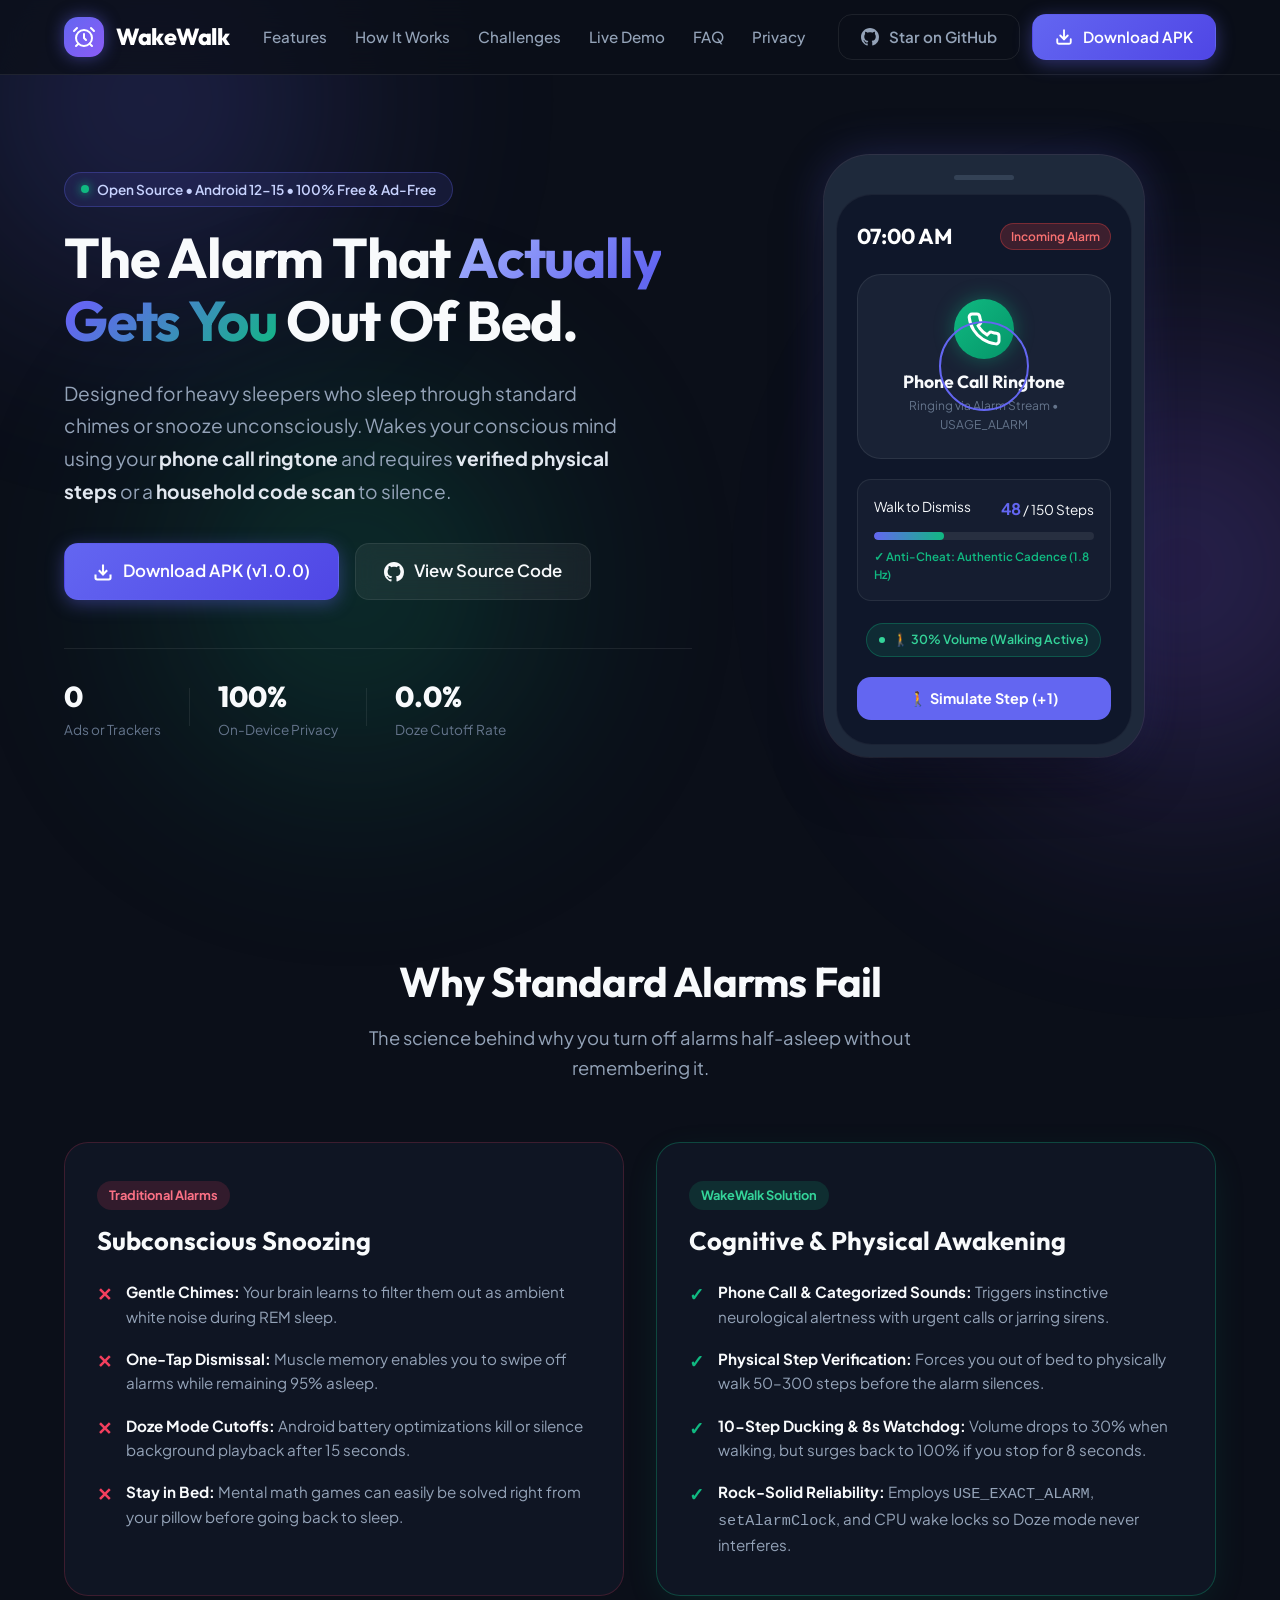
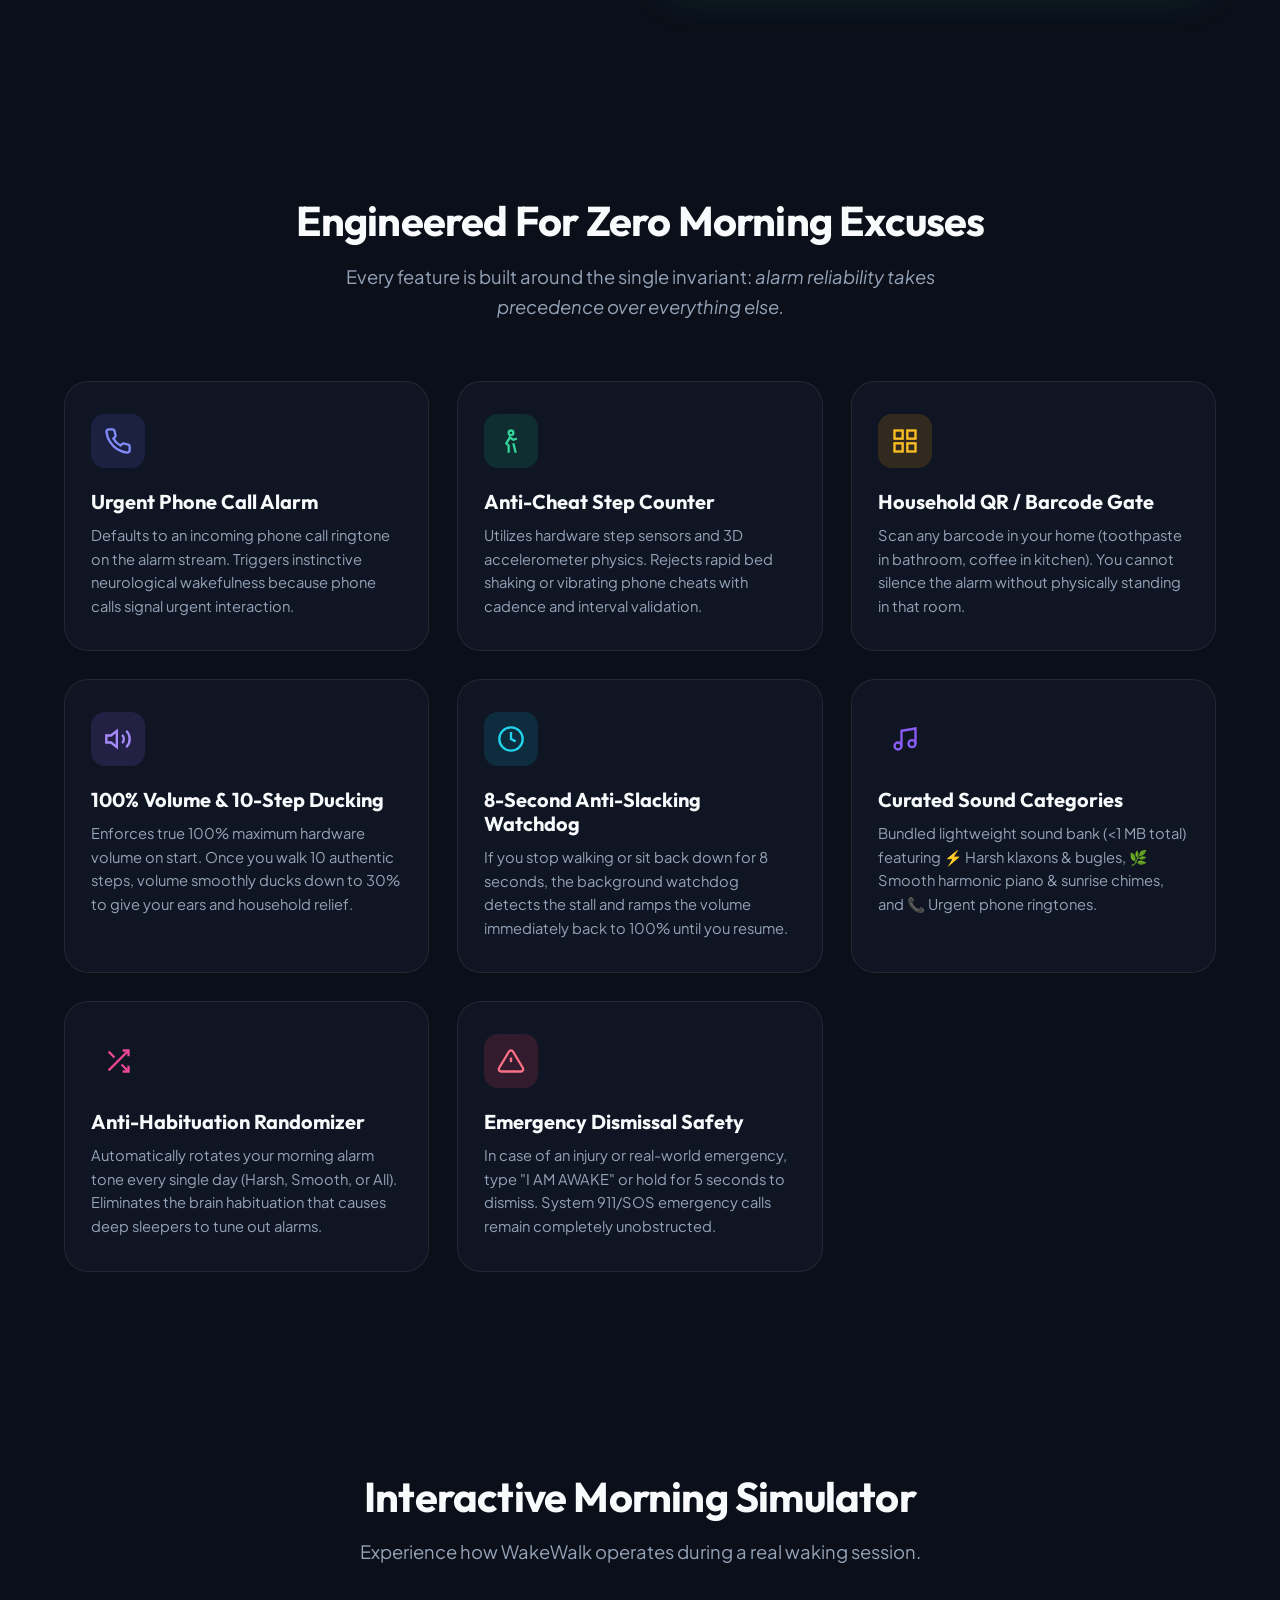
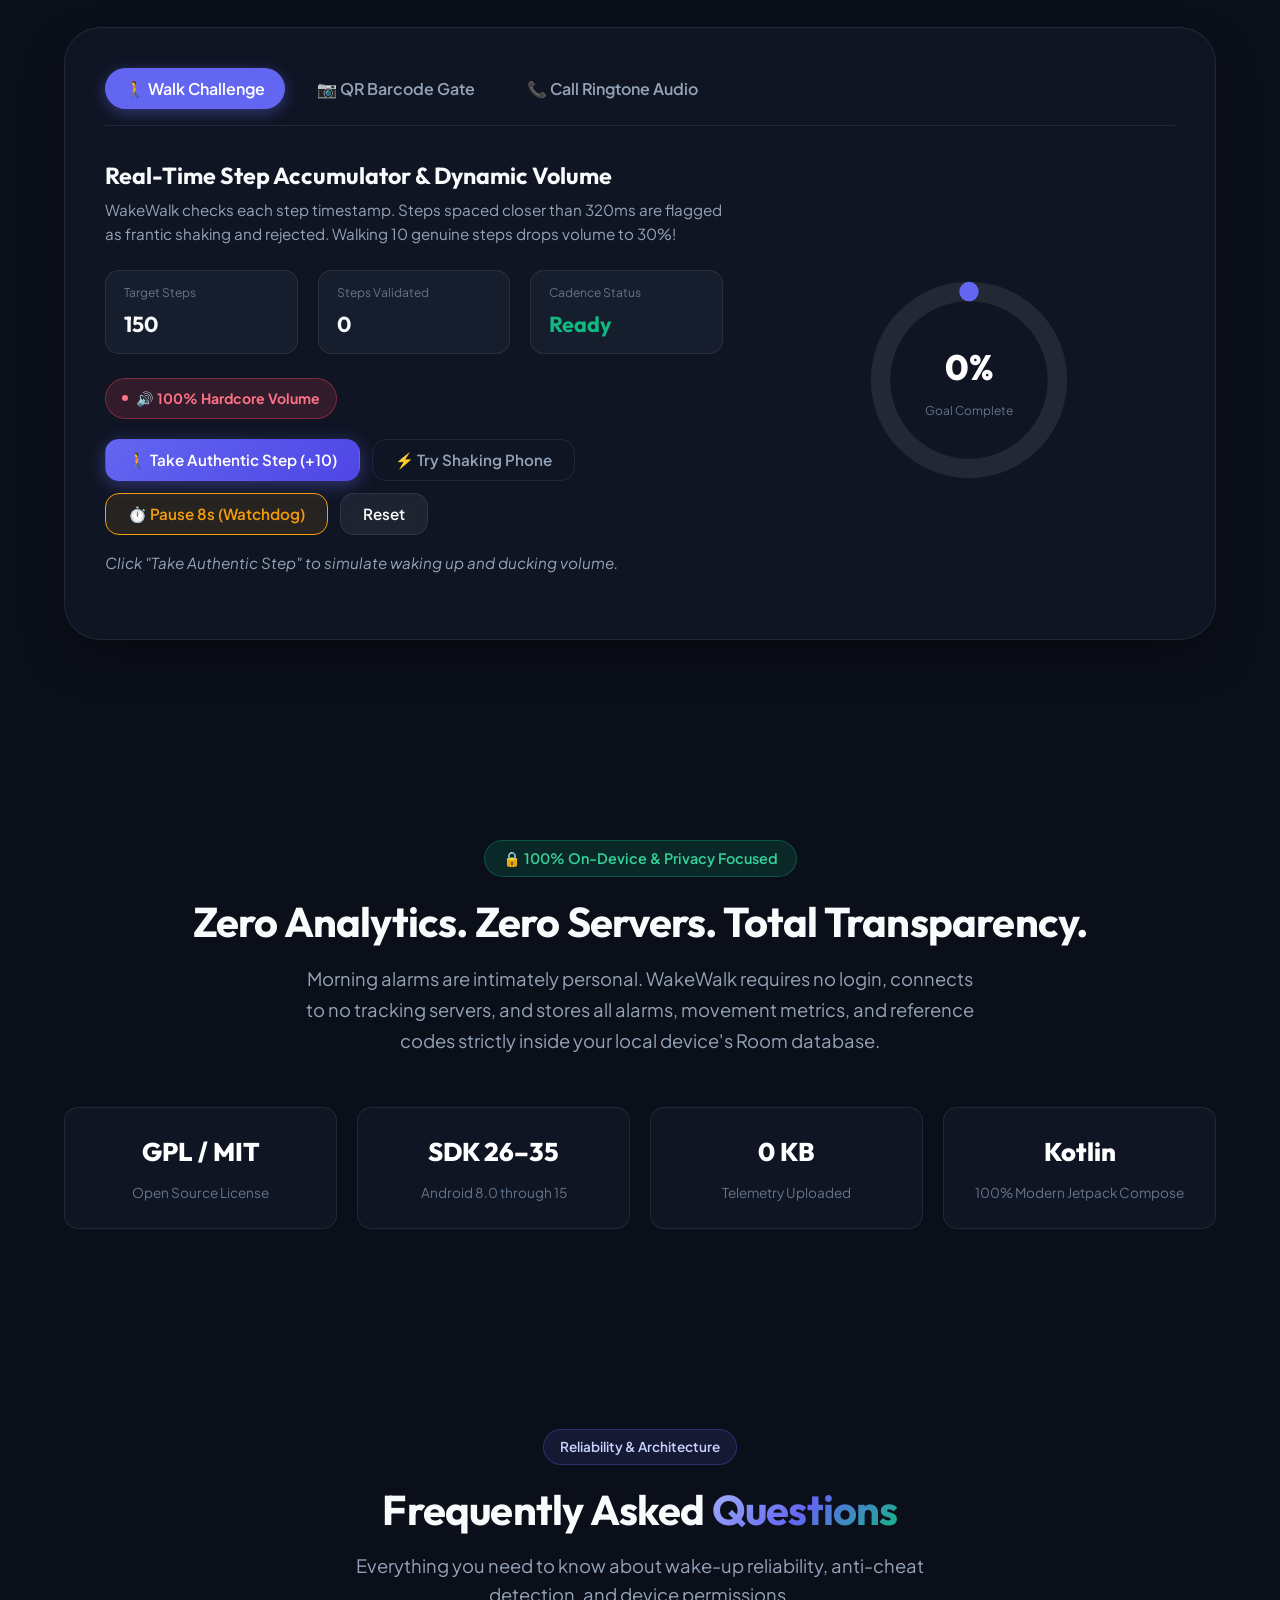
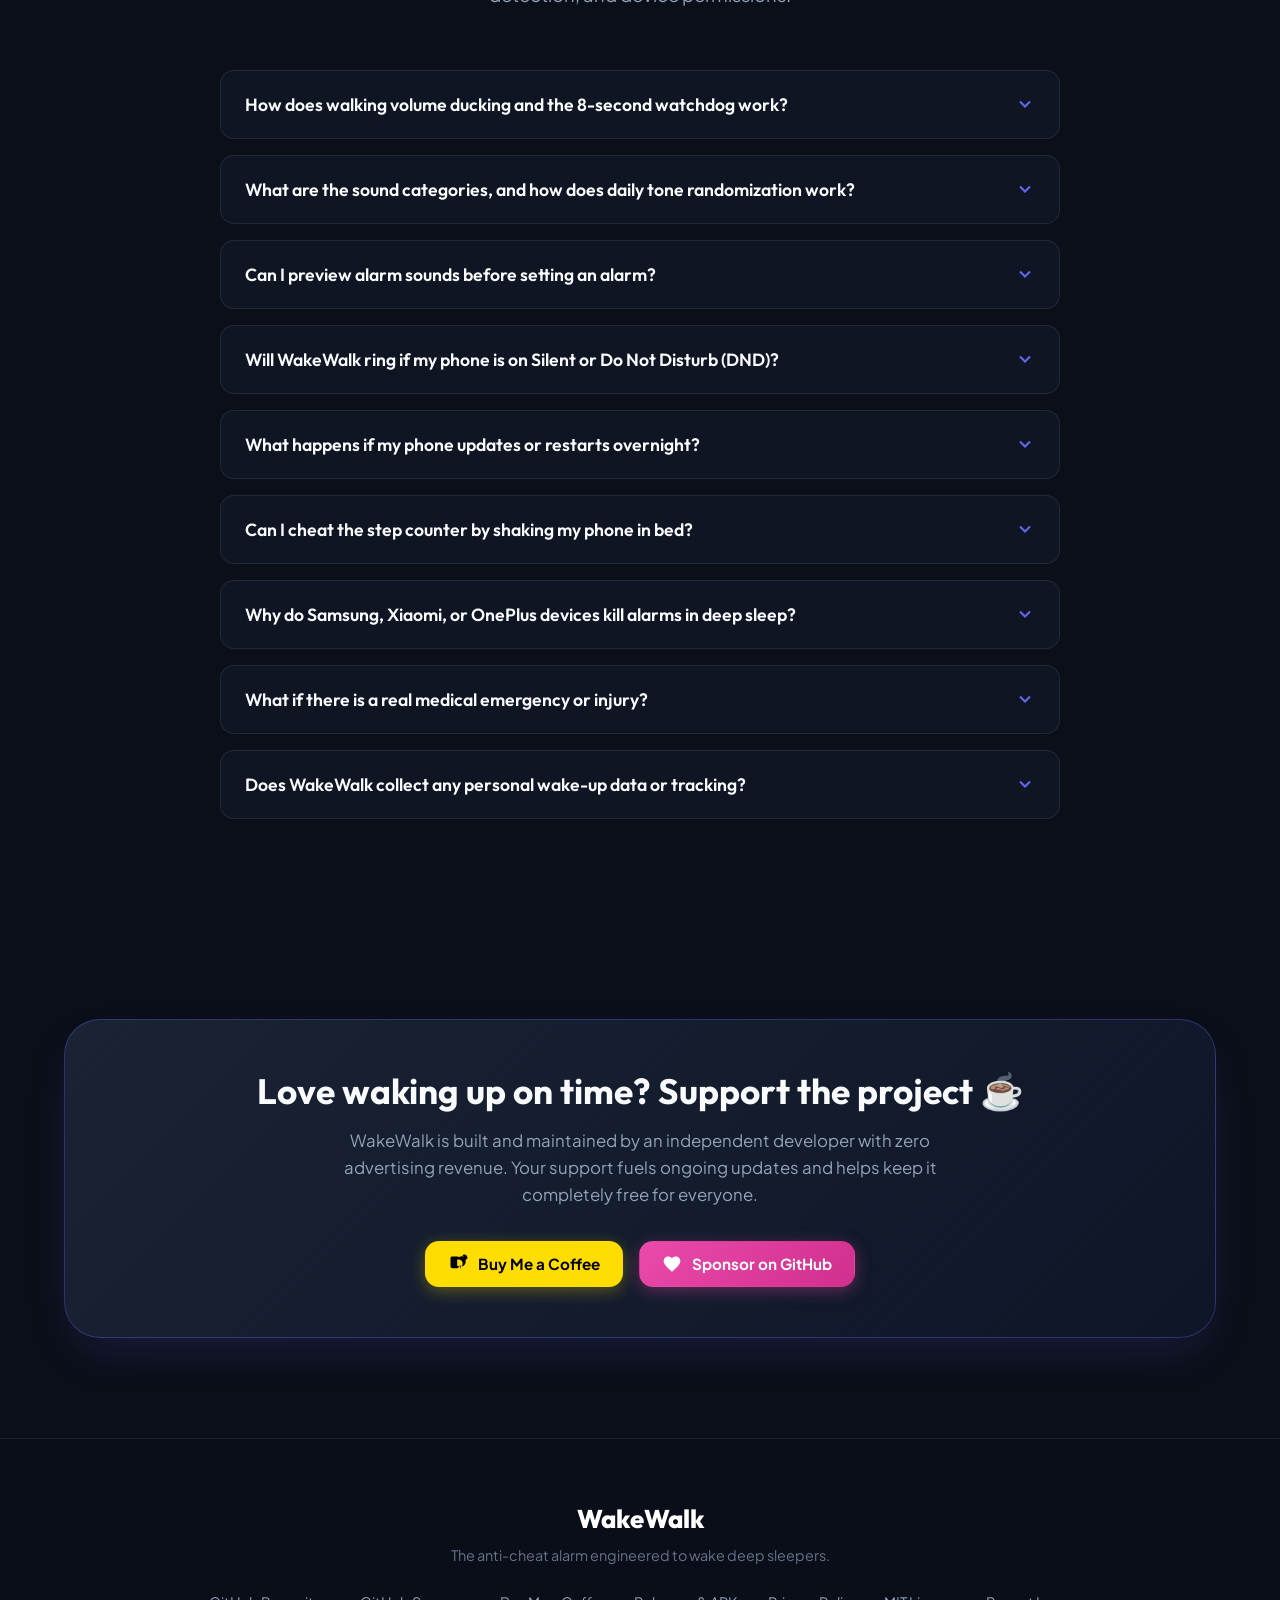
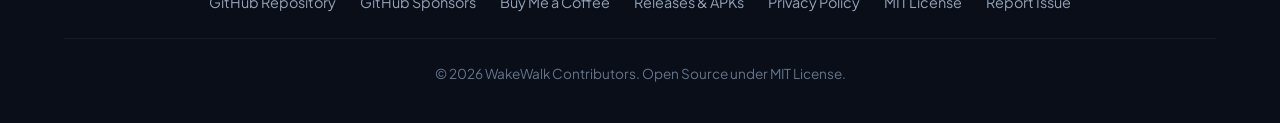
<file: docs/index.html>
<!DOCTYPE html>
<html lang="en">
<head>
  <meta charset="UTF-8">
  <meta name="viewport" content="width=device-width, initial-scale=1.0">

  <!-- Google tag (gtag.js) -->
  <script async src="https://www.googletagmanager.com/gtag/js?id=G-QHF5NLJ1J9"></script>
  <script>
    window.dataLayer = window.dataLayer || [];
    function gtag(){dataLayer.push(arguments);}
    gtag('js', new Date());

    gtag('config', 'G-QHF5NLJ1J9');
  </script>

  <title>WakeWalk — Anti-Cheat Smart Alarm for Deep Sleepers</title>
  <meta name="description" content="WakeWalk is an open-source Android alarm app engineered for deep sleepers. Uses phone call ringtones and physical step/QR verification to guarantee you wake up.">
  <meta name="keywords" content="alarm app, android alarm, wake walk, deep sleepers alarm, qr code alarm, step counter alarm, open source alarm">
  
  <!-- Open Graph / Social Sharing -->
  <meta property="og:type" content="website">
  <meta property="og:url" content="https://rktiwari00.github.io/Alarmee/">
  <meta property="og:title" content="WakeWalk — The Alarm That Actually Gets You Out Of Bed">
  <meta property="og:description" content="Zero ads. 100% private. Wakes your conscious brain with phone call ringtones and authentic motion verification.">
  <meta property="og:image" content="https://raw.githubusercontent.com/rktiwari00/Alarmee/master/docs/assets/og-image.png">

  <!-- Twitter Card -->
  <meta name="twitter:card" content="summary_large_image">
  <meta name="twitter:title" content="WakeWalk — The Alarm That Actually Gets You Out Of Bed">
  <meta name="twitter:description" content="Anti-cheat Android alarm app for deep sleepers. Phone call ringtones and physical step/QR verification.">
  <meta name="twitter:image" content="https://raw.githubusercontent.com/rktiwari00/Alarmee/master/docs/assets/og-image.png">

  <!-- Favicon SVG -->
  <link rel="icon" type="image/svg+xml" href="data:image/svg+xml,<svg xmlns='http://www.w3.org/2000/svg' viewBox='0 0 100 100'><circle cx='50' cy='50' r='45' fill='%236366F1'/><path d='M50 20v30l20 12' stroke='%23ffffff' stroke-width='8' stroke-linecap='round'/><path d='M35 85l15-20 15 20' stroke='%2310B981' stroke-width='6' stroke-linecap='round' fill='none'/></svg>">

  <!-- Google Fonts -->
  <link rel="preconnect" href="https://fonts.googleapis.com">
  <link rel="preconnect" href="https://fonts.gstatic.com" crossorigin>
  <link href="https://fonts.googleapis.com/css2?family=Outfit:wght@400;500;600;700;800&family=Plus+Jakarta+Sans:wght@400;500;600;700&display=swap" rel="stylesheet">
  
  <link rel="stylesheet" href="styles.css">
</head>
<body>
  <!-- Background Glow Effects -->
  <div class="glow-sphere glow-1"></div>
  <div class="glow-sphere glow-2"></div>
  <div class="glow-sphere glow-3"></div>

  <!-- Navigation -->
  <nav class="navbar" id="navbar">
    <div class="container nav-content">
      <a href="#" class="brand">
        <div class="logo-icon">
          <svg viewBox="0 0 24 24" width="24" height="24" stroke="currentColor" stroke-width="2" fill="none" stroke-linecap="round" stroke-linejoin="round">
            <circle cx="12" cy="13" r="8"></circle>
            <path d="M12 9v4l2 2"></path>
            <path d="M5 3L2 6"></path>
            <path d="M22 6l-3-3"></path>
            <path d="M6.38 18.7 4 21"></path>
            <path d="M17.64 18.67 20 21"></path>
          </svg>
        </div>
        <span class="brand-text">WakeWalk</span>
      </a>

      <div class="nav-links" id="navLinks">
        <a href="#features">Features</a>
        <a href="#how-it-works">How It Works</a>
        <a href="#challenges">Challenges</a>
        <a href="#demo">Live Demo</a>
        <a href="#faq">FAQ</a>
        <a href="#privacy">Privacy</a>
      </div>

      <div class="nav-actions">
        <a href="https://github.com/rktiwari00/Alarmee" target="_blank" rel="noopener noreferrer" class="btn btn-outline" id="github-star-btn">
          <svg viewBox="0 0 24 24" width="18" height="18" fill="currentColor">
            <path d="M12 0C5.37 0 0 5.37 0 12c0 5.31 3.435 9.795 8.205 11.385.6.105.825-.255.825-.57 0-.285-.015-1.23-.015-2.235-3.015.555-3.795-.735-4.035-1.41-.135-.345-.72-1.41-1.23-1.695-.42-.225-1.02-.78-.015-.795.945-.015 1.62.87 1.845 1.23 1.08 1.815 2.805 1.305 3.495.99.105-.78.42-1.305.765-1.605-2.67-.3-5.46-1.335-5.46-5.925 0-1.305.465-2.385 1.23-3.225-.12-.3-.54-1.53.12-3.18 0 0 1.005-.315 3.3 1.23.96-.27 1.98-.405 3-.405s2.04.135 3 .405c2.295-1.56 3.3-1.23 3.3-1.23.66 1.65.24 2.88.12 3.18.765.84 1.23 1.905 1.23 3.225 0 4.605-2.805 5.625-5.475 5.925.435.375.81 1.095.81 2.22 0 1.605-.015 2.895-.015 3.3 0 .315.225.69.825.57A12.02 12.02 0 0024 12c0-6.63-5.37-12-12-12z"/>
          </svg>
          <span>Star on GitHub</span>
        </a>
        <a href="https://github.com/rktiwari00/Alarmee/releases/latest" target="_blank" rel="noopener noreferrer" class="btn btn-primary" id="nav-download-btn">
          <svg viewBox="0 0 24 24" width="18" height="18" fill="none" stroke="currentColor" stroke-width="2.5" stroke-linecap="round" stroke-linejoin="round">
            <path d="M21 15v4a2 2 0 0 1-2 2H5a2 2 0 0 1-2-2v-4"></path>
            <polyline points="7 10 12 15 17 10"></polyline>
            <line x1="12" y1="15" x2="12" y2="3"></line>
          </svg>
          <span>Download APK</span>
        </a>
      </div>

      <button class="mobile-toggle" id="mobileToggle" aria-label="Toggle Navigation">
        <span></span><span></span><span></span>
      </button>
    </div>
  </nav>

  <!-- Hero Section -->
  <header class="hero-section">
    <div class="container hero-grid">
      <div class="hero-text">
        <div class="badge-pill">
          <span class="badge-dot"></span>
          <span>Open Source • Android 12&#45;15 • 100% Free & Ad-Free</span>
        </div>
        <h1 class="hero-title">The Alarm That <span class="gradient-text">Actually Gets You</span> Out Of Bed.</h1>
        <p class="hero-subtitle">
          Designed for heavy sleepers who sleep through standard chimes or snooze unconsciously. Wakes your conscious mind using your <strong>phone call ringtone</strong> and requires <strong>verified physical steps</strong> or a <strong>household code scan</strong> to silence.
        </p>

        <div class="hero-cta-group">
          <a href="https://github.com/rktiwari00/Alarmee/releases/latest" target="_blank" rel="noopener noreferrer" class="btn btn-primary btn-lg" id="hero-download-btn">
            <svg viewBox="0 0 24 24" width="20" height="20" fill="none" stroke="currentColor" stroke-width="2.5">
              <path d="M21 15v4a2 2 0 0 1-2 2H5a2 2 0 0 1-2-2v-4"></path>
              <polyline points="7 10 12 15 17 10"></polyline>
              <line x1="12" y1="15" x2="12" y2="3"></line>
            </svg>
            <span>Download APK (v1.0.0)</span>
          </a>
          <a href="https://github.com/rktiwari00/Alarmee" target="_blank" rel="noopener noreferrer" class="btn btn-secondary btn-lg" id="hero-source-btn">
            <svg viewBox="0 0 24 24" width="20" height="20" fill="currentColor">
              <path d="M12 0C5.37 0 0 5.37 0 12c0 5.31 3.435 9.795 8.205 11.385.6.105.825-.255.825-.57 0-.285-.015-1.23-.015-2.235-3.015.555-3.795-.735-4.035-1.41-.135-.345-.72-1.41-1.23-1.695-.42-.225-1.02-.78-.015-.795.945-.015 1.62.87 1.845 1.23 1.08 1.815 2.805 1.305 3.495.99.105-.78.42-1.305.765-1.605-2.67-.3-5.46-1.335-5.46-5.925 0-1.305.465-2.385 1.23-3.225-.12-.3-.54-1.53.12-3.18 0 0 1.005-.315 3.3 1.23.96-.27 1.98-.405 3-.405s2.04.135 3 .405c2.295-1.56 3.3-1.23 3.3-1.23.66 1.65.24 2.88.12 3.18.765.84 1.23 1.905 1.23 3.225 0 4.605-2.805 5.625-5.475 5.925.435.375.81 1.095.81 2.22 0 1.605-.015 2.895-.015 3.3 0 .315.225.69.825.57A12.02 12.02 0 0024 12c0-6.63-5.37-12-12-12z"/>
            </svg>
            <span>View Source Code</span>
          </a>
        </div>

        <div class="hero-stats">
          <div class="stat-item">
            <span class="stat-number">0</span>
            <span class="stat-label">Ads or Trackers</span>
          </div>
          <div class="stat-divider"></div>
          <div class="stat-item">
            <span class="stat-number">100%</span>
            <span class="stat-label">On-Device Privacy</span>
          </div>
          <div class="stat-divider"></div>
          <div class="stat-item">
            <span class="stat-number">0.0%</span>
            <span class="stat-label">Doze Cutoff Rate</span>
          </div>
        </div>
      </div>

      <!-- Hero Interactive Phone Mockup -->
      <div class="hero-visual">
        <div class="phone-frame">
          <div class="phone-speaker"></div>
          <div class="phone-screen">
            <!-- Simulated Alarm UI -->
            <div class="mockup-header">
              <span class="mockup-time">07:00 AM</span>
              <span class="mockup-chip">Incoming Alarm</span>
            </div>

            <div class="mockup-alarm-card">
              <div class="call-pulse-ring"></div>
              <div class="alarm-icon-box">
                <svg viewBox="0 0 24 24" width="36" height="36" fill="none" stroke="currentColor" stroke-width="2">
                  <path d="M22 16.92v3a2 2 0 0 1-2.18 2 19.79 19.79 0 0 1-8.63-3.07 19.5 19.5 0 0 1-6-6 19.79 19.79 0 0 1-3.07-8.67A2 2 0 0 1 4.11 2h3a2 2 0 0 1 2 1.72 12.84 12.84 0 0 0 .7 2.81 2 2 0 0 1-.45 2.11L8.09 9.91a16 16 0 0 0 6 6l1.27-1.27a2 2 0 0 1 2.11-.45 12.84 12.84 0 0 0 2.81.7A2 2 0 0 1 22 16.92z"></path>
                </svg>
              </div>
              <h3 class="mockup-title">Phone Call Ringtone</h3>
              <p class="mockup-sub">Ringing via Alarm Stream • USAGE_ALARM</p>
            </div>

            <div class="mockup-progress-card">
              <div class="progress-info">
                <span>Walk to Dismiss</span>
                <span class="step-count-display"><strong id="heroStepCount">48</strong> / 150 Steps</span>
              </div>
              <div class="progress-bar-bg">
                <div class="progress-bar-fill" id="heroProgressBar" style="width: 32%;"></div>
              </div>
              <p class="anti-cheat-status">✓ Anti-Cheat: Authentic Cadence (1.8 Hz)</p>
            </div>

            <div class="mockup-volume-pill" id="heroVolumePill">
              <span class="pill-dot"></span>
              <span id="heroVolumeText">🚶 30% Volume (Walking Active)</span>
            </div>

            <button class="mockup-interact-btn" id="heroSimulateStepBtn">
              🚶 Simulate Step (+1)
            </button>
          </div>
        </div>
      </div>
    </div>
  </header>

  <!-- Problem vs Solution Comparison -->
  <section class="section comparison-section" id="how-it-works">
    <div class="container">
      <div class="section-header text-center">
        <h2 class="section-title">Why Standard Alarms Fail</h2>
        <p class="section-subtitle">The science behind why you turn off alarms half-asleep without remembering it.</p>
      </div>

      <div class="comparison-grid">
        <div class="card comparison-card bad-card">
          <div class="card-tag">Traditional Alarms</div>
          <h3 class="card-title">Subconscious Snoozing</h3>
          <ul class="feature-list">
            <li>
              <span class="icon-bad">✕</span>
              <span><strong>Gentle Chimes:</strong> Your brain learns to filter them out as ambient white noise during REM sleep.</span>
            </li>
            <li>
              <span class="icon-bad">✕</span>
              <span><strong>One-Tap Dismissal:</strong> Muscle memory enables you to swipe off alarms while remaining 95% asleep.</span>
            </li>
            <li>
              <span class="icon-bad">✕</span>
              <span><strong>Doze Mode Cutoffs:</strong> Android battery optimizations kill or silence background playback after 15 seconds.</span>
            </li>
            <li>
              <span class="icon-bad">✕</span>
              <span><strong>Stay in Bed:</strong> Mental math games can easily be solved right from your pillow before going back to sleep.</span>
            </li>
          </ul>
        </div>

        <div class="card comparison-card good-card">
          <div class="card-tag good-tag">WakeWalk Solution</div>
          <h3 class="card-title">Cognitive & Physical Awakening</h3>
          <ul class="feature-list">
            <li>
              <span class="icon-good">✓</span>
              <span><strong>Phone Call & Categorized Sounds:</strong> Triggers instinctive neurological alertness with urgent calls or jarring sirens.</span>
            </li>
            <li>
              <span class="icon-good">✓</span>
              <span><strong>Physical Step Verification:</strong> Forces you out of bed to physically walk 50–300 steps before the alarm silences.</span>
            </li>
            <li>
              <span class="icon-good">✓</span>
              <span><strong>10-Step Ducking & 8s Watchdog:</strong> Volume drops to 30% when walking, but surges back to 100% if you stop for 8 seconds.</span>
            </li>
            <li>
              <span class="icon-good">✓</span>
              <span><strong>Rock-Solid Reliability:</strong> Employs <code>USE_EXACT_ALARM</code>, <code>setAlarmClock</code>, and CPU wake locks so Doze mode never interferes.</span>
            </li>
          </ul>
        </div>
      </div>
    </div>
  </section>

  <!-- Core Features Grid -->
  <section class="section features-section" id="features">
    <div class="container">
      <div class="section-header text-center">
        <h2 class="section-title">Engineered For Zero Morning Excuses</h2>
        <p class="section-subtitle">Every feature is built around the single invariant: <em>alarm reliability takes precedence over everything else.</em></p>
      </div>

      <div class="features-grid">
        <div class="feature-box">
          <div class="feature-icon icon-phone">
            <svg viewBox="0 0 24 24" width="28" height="28" fill="none" stroke="currentColor" stroke-width="2">
              <path d="M22 16.92v3a2 2 0 0 1-2.18 2 19.79 19.79 0 0 1-8.63-3.07 19.5 19.5 0 0 1-6-6 19.79 19.79 0 0 1-3.07-8.67A2 2 0 0 1 4.11 2h3a2 2 0 0 1 2 1.72 12.84 12.84 0 0 0 .7 2.81 2 2 0 0 1-.45 2.11L8.09 9.91a16 16 0 0 0 6 6l1.27-1.27a2 2 0 0 1 2.11-.45 12.84 12.84 0 0 0 2.81.7A2 2 0 0 1 22 16.92z"></path>
            </svg>
          </div>
          <h3 class="feature-title">Urgent Phone Call Alarm</h3>
          <p class="feature-desc">Defaults to an incoming phone call ringtone on the alarm stream. Triggers instinctive neurological wakefulness because phone calls signal urgent interaction.</p>
        </div>

        <div class="feature-box">
          <div class="feature-icon icon-walk">
            <svg viewBox="0 0 24 24" width="28" height="28" fill="none" stroke="currentColor" stroke-width="2">
              <circle cx="12" cy="5" r="2"></circle>
              <path d="M10 22v-6l-2-2 3-5 3 2 3-1"></path>
              <path d="M14 14l2 8"></path>
            </svg>
          </div>
          <h3 class="feature-title">Anti-Cheat Step Counter</h3>
          <p class="feature-desc">Utilizes hardware step sensors and 3D accelerometer physics. Rejects rapid bed shaking or vibrating phone cheats with cadence and interval validation.</p>
        </div>

        <div class="feature-box">
          <div class="feature-icon icon-qr">
            <svg viewBox="0 0 24 24" width="28" height="28" fill="none" stroke="currentColor" stroke-width="2">
              <rect x="3" y="3" width="7" height="7"></rect>
              <rect x="14" y="3" width="7" height="7"></rect>
              <rect x="14" y="14" width="7" height="7"></rect>
              <rect x="3" y="14" width="7" height="7"></rect>
            </svg>
          </div>
          <h3 class="feature-title">Household QR / Barcode Gate</h3>
          <p class="feature-desc">Scan any barcode in your home (toothpaste in bathroom, coffee in kitchen). You cannot silence the alarm without physically standing in that room.</p>
        </div>

        <div class="feature-box">
          <div class="feature-icon icon-volume">
            <svg viewBox="0 0 24 24" width="28" height="28" fill="none" stroke="currentColor" stroke-width="2">
              <polygon points="11 5 6 9 2 9 2 15 6 15 11 19 11 5"></polygon>
              <path d="M19.07 4.93a10 10 0 0 1 0 14.14M15.54 8.46a5 5 0 0 1 0 7.07"></path>
            </svg>
          </div>
          <h3 class="feature-title">100% Volume & 10-Step Ducking</h3>
          <p class="feature-desc">Enforces true 100% maximum hardware volume on start. Once you walk 10 authentic steps, volume smoothly ducks down to 30% to give your ears and household relief.</p>
        </div>

        <div class="feature-box">
          <div class="feature-icon icon-shield">
            <svg viewBox="0 0 24 24" width="28" height="28" fill="none" stroke="currentColor" stroke-width="2">
              <circle cx="12" cy="12" r="10"></circle>
              <polyline points="12 6 12 12 16 14"></polyline>
            </svg>
          </div>
          <h3 class="feature-title">8-Second Anti-Slacking Watchdog</h3>
          <p class="feature-desc">If you stop walking or sit back down for 8 seconds, the background watchdog detects the stall and ramps the volume immediately back to 100% until you resume.</p>
        </div>

        <div class="feature-box">
          <div class="feature-icon icon-music" style="color: #8B5CF6;">
            <svg viewBox="0 0 24 24" width="28" height="28" fill="none" stroke="currentColor" stroke-width="2">
              <path d="M9 18V5l12-2v13"></path>
              <circle cx="6" cy="18" r="3"></circle>
              <circle cx="18" cy="16" r="3"></circle>
            </svg>
          </div>
          <h3 class="feature-title">Curated Sound Categories</h3>
          <p class="feature-desc">Bundled lightweight sound bank (<1 MB total) featuring ⚡ Harsh klaxons & bugles, 🌿 Smooth harmonic piano & sunrise chimes, and 📞 Urgent phone ringtones.</p>
        </div>

        <div class="feature-box">
          <div class="feature-icon icon-random" style="color: #EC4899;">
            <svg viewBox="0 0 24 24" width="28" height="28" fill="none" stroke="currentColor" stroke-width="2">
              <polyline points="16 3 21 3 21 8"></polyline>
              <line x1="4" y1="20" x2="21" y2="3"></line>
              <polyline points="21 16 21 21 16 21"></polyline>
              <line x1="15" y1="15" x2="21" y2="21"></line>
              <line x1="4" y1="4" x2="9" y2="9"></line>
            </svg>
          </div>
          <h3 class="feature-title">Anti-Habituation Randomizer</h3>
          <p class="feature-desc">Automatically rotates your morning alarm tone every single day (Harsh, Smooth, or All). Eliminates the brain habituation that causes deep sleepers to tune out alarms.</p>
        </div>

        <div class="feature-box">
          <div class="feature-icon icon-emergency">
            <svg viewBox="0 0 24 24" width="28" height="28" fill="none" stroke="currentColor" stroke-width="2">
              <path d="M10.29 3.86L1.82 18a2 2 0 0 0 1.71 3h16.94a2 2 0 0 0 1.71-3L13.71 3.86a2 2 0 0 0-3.42 0z"></path>
              <line x1="12" y1="9" x2="12" y2="13"></line>
              <line x1="12" y1="17" x2="12.01" y2="17"></line>
            </svg>
          </div>
          <h3 class="feature-title">Emergency Dismissal Safety</h3>
          <p class="feature-desc">In case of an injury or real-world emergency, type "I AM AWAKE" or hold for 5 seconds to dismiss. System 911/SOS emergency calls remain completely unobstructed.</p>
        </div>
      </div>
    </div>
  </section>

  <!-- Interactive Demo Simulator Section -->
  <section class="section demo-section" id="demo">
    <div class="container">
      <div class="section-header text-center">
        <h2 class="section-title">Interactive Morning Simulator</h2>
        <p class="section-subtitle">Experience how WakeWalk operates during a real waking session.</p>
      </div>

      <div class="interactive-demo-card">
        <div class="demo-tabs">
          <button class="demo-tab-btn active" data-tab="walk-tab">🚶 Walk Challenge</button>
          <button class="demo-tab-btn" data-tab="qr-tab">📷 QR Barcode Gate</button>
          <button class="demo-tab-btn" data-tab="audio-tab">📞 Call Ringtone Audio</button>
        </div>

        <!-- Walk Tab Content -->
        <div class="demo-tab-pane active" id="walk-tab">
          <div class="demo-content-grid">
            <div class="demo-controls">
              <h3>Real-Time Step Accumulator & Dynamic Volume</h3>
              <p>WakeWalk checks each step timestamp. Steps spaced closer than 320ms are flagged as frantic shaking and rejected. Walking 10 genuine steps drops volume to 30%!</p>
              
              <div class="demo-metric-row">
                <div class="demo-metric">
                  <span class="metric-label">Target Steps</span>
                  <span class="metric-value">150</span>
                </div>
                <div class="demo-metric">
                  <span class="metric-label">Steps Validated</span>
                  <span class="metric-value" id="demoStepVal">0</span>
                </div>
                <div class="demo-metric">
                  <span class="metric-label">Cadence Status</span>
                  <span class="metric-value status-good" id="demoCadenceStatus">Ready</span>
                </div>
              </div>

              <!-- Live Volume Status Badge in Simulator -->
              <div class="simulator-volume-pill" id="simVolumePill">
                <span class="pill-dot"></span>
                <span id="simVolumeText">🔊 100% Hardcore Volume</span>
              </div>

              <div class="btn-group">
                <button class="btn btn-primary" id="demoWalkStepBtn">🚶 Take Authentic Step (+10)</button>
                <button class="btn btn-outline" id="demoShakeCheatBtn">⚡ Try Shaking Phone</button>
                <button class="btn btn-warning" id="demoPauseWatchdogBtn" style="border: 1px solid #F59E0B; color: #F59E0B; background: rgba(245, 158, 11, 0.1);">⏱️ Pause 8s (Watchdog)</button>
                <button class="btn btn-secondary" id="demoResetBtn">Reset</button>
              </div>
              <p class="demo-hint" id="demoLogText">Click "Take Authentic Step" to simulate waking up and ducking volume.</p>
            </div>

            <div class="demo-visualizer">
              <div class="circular-progress-wrap">
                <svg class="circular-chart" viewBox="0 0 36 36">
                  <path class="circle-bg" d="M18 2.0845 a 15.9155 15.9155 0 0 1 0 31.831 a 15.9155 15.9155 0 0 1 0 -31.831" />
                  <path class="circle" id="demoCircleProgress" stroke-dasharray="0, 100" d="M18 2.0845 a 15.9155 15.9155 0 0 1 0 31.831 a 15.9155 15.9155 0 0 1 0 -31.831" />
                </svg>
                <div class="circular-inner">
                  <span class="circular-percent" id="demoPercentText">0%</span>
                  <span class="circular-label">Goal Complete</span>
                </div>
              </div>
            </div>
          </div>
        </div>

        <!-- QR Tab Content -->
        <div class="demo-tab-pane" id="qr-tab">
          <div class="demo-content-grid">
            <div class="demo-controls">
              <h3>Bathroom / Kitchen Target Gate</h3>
              <p>Registered household item: <strong>Toothpaste (UPC 012000046452)</strong> located in Bathroom Sink.</p>
              <p>WakeWalk combines dual verification: you must walk 15 steps to reach the room, then point your camera at the barcode.</p>
              
              <div class="qr-preview-box">
                <div class="qr-target-code">
                  <svg viewBox="0 0 100 100" width="100" height="100">
                    <rect x="0" y="0" width="30" height="30" fill="#6366F1"/>
                    <rect x="70" y="0" width="30" height="30" fill="#6366F1"/>
                    <rect x="0" y="70" width="30" height="30" fill="#6366F1"/>
                    <rect x="10" y="10" width="10" height="10" fill="#fff"/>
                    <rect x="80" y="10" width="10" height="10" fill="#fff"/>
                    <rect x="10" y="80" width="10" height="10" fill="#fff"/>
                    <circle cx="50" cy="50" r="10" fill="#10B981"/>
                  </svg>
                  <span>Bathroom Toothpaste Code</span>
                </div>
                <button class="btn btn-primary" id="demoScanQrBtn">📷 Scan Household Code</button>
              </div>
              <p class="demo-hint" id="demoQrStatus">Status: Awaiting physical scan in bathroom...</p>
            </div>

            <div class="demo-visualizer">
              <div class="scanner-frame-box" id="scannerVisualFrame">
                <div class="scanner-laser" id="scannerLaser"></div>
                <div class="scanner-status-text" id="scannerStatusText">Camera Scanner Ready</div>
              </div>
            </div>
          </div>
        </div>

        <!-- Audio Tab Content -->
        <div class="demo-tab-pane" id="audio-tab">
          <div class="demo-content-grid">
            <div class="demo-controls">
              <h3>Curated Sound Bank & Volume Ducking</h3>
              <p>Sample bundled tones across categories. Notice how walking 10 steps automatically ducks the hardcore volume to 30% relief.</p>
              
              <!-- Sound Category Selector -->
              <div class="sound-category-picker" id="soundCategoryPicker">
                <button class="sound-cat-btn active" data-sound="phone">📞 Phone Call</button>
                <button class="sound-cat-btn" data-sound="harsh">⚡ Harsh (Klaxon)</button>
                <button class="sound-cat-btn" data-sound="smooth">🌿 Smooth (Piano)</button>
                <button class="sound-cat-btn" data-sound="random">🎲 Daily Random</button>
              </div>

              <div class="volume-ramp-card">
                <div class="volume-header">
                  <span id="volumeStatusTitle">Volume: Hardcore Max Level</span>
                  <span id="volumeRampLevel">100% Volume</span>
                </div>
                <div class="progress-bar-bg">
                  <div class="progress-bar-fill" id="volumeRampBar" style="width: 100%; background: linear-gradient(90deg, #6366F1, #F43F5E);"></div>
                </div>
              </div>

              <div class="btn-group">
                <button class="btn btn-primary" id="demoPlayRingtoneBtn">▶ Play Sound Preview</button>
                <button class="btn btn-outline" id="demoDuckVolumeBtn">🚶 Duck Volume (30%)</button>
                <button class="btn btn-secondary" id="demoStopRingtoneBtn">⏹ Stop Sound</button>
              </div>
              <p class="demo-hint" id="demoAudioHint">Select a category and click "Play Sound Preview" to audition.</p>
            </div>

            <div class="demo-visualizer">
              <div class="audio-waves" id="audioWavesBox">
                <div class="wave-bar"></div>
                <div class="wave-bar"></div>
                <div class="wave-bar"></div>
                <div class="wave-bar"></div>
                <div class="wave-bar"></div>
                <div class="wave-bar"></div>
                <div class="wave-bar"></div>
                <div class="wave-bar"></div>
              </div>
            </div>
          </div>
        </div>
      </div>
    </div>
  </section>

  <!-- Privacy & Open Source -->
  <section class="section privacy-section" id="privacy">
    <div class="container text-center">
      <div class="privacy-badge">🔒 100% On-Device & Privacy Focused</div>
      <h2 class="section-title">Zero Analytics. Zero Servers. Total Transparency.</h2>
      <p class="privacy-text">
        Morning alarms are intimately personal. WakeWalk requires no login, connects to no tracking servers, and stores all alarms, movement metrics, and reference codes strictly inside your local device's Room database.
      </p>

      <div class="specs-grid">
        <div class="spec-card">
          <span class="spec-value">GPL / MIT</span>
          <span class="spec-label">Open Source License</span>
        </div>
        <div class="spec-card">
          <span class="spec-value">SDK 26–35</span>
          <span class="spec-label">Android 8.0 through 15</span>
        </div>
        <div class="spec-card">
          <span class="spec-value">0 KB</span>
          <span class="spec-label">Telemetry Uploaded</span>
        </div>
        <div class="spec-card">
          <span class="spec-value">Kotlin</span>
          <span class="spec-label">100% Modern Jetpack Compose</span>
        </div>
      </div>
    </div>
  </section>

  <!-- Frequently Asked Questions -->
  <section class="section faq-section" id="faq">
    <div class="container">
      <div class="section-header text-center">
        <div class="badge-pill">
          <span>Reliability & Architecture</span>
        </div>
        <h2 class="section-title">Frequently Asked <span class="gradient-text">Questions</span></h2>
        <p class="section-subtitle">
          Everything you need to know about wake-up reliability, anti-cheat detection, and device permissions.
        </p>
      </div>

      <div class="faq-accordion" id="faqAccordion">
        <div class="faq-item">
          <button class="faq-question" aria-expanded="false">
            <span>How does walking volume ducking and the 8-second watchdog work?</span>
            <svg class="faq-icon" viewBox="0 0 24 24" width="20" height="20" fill="none" stroke="currentColor" stroke-width="2.5"><polyline points="6 9 12 15 18 9"></polyline></svg>
          </button>
          <div class="faq-answer">
            <p>When an alarm rings, it starts at <strong>100% maximum hardware volume</strong> to ensure you cannot sleep through it. Once you physically walk <strong>10 verified steps</strong>, the volume smoothly ducks down to <strong>30%</strong> (relief reward) so you don't wake family or suffer ear fatigue while finishing your steps. However, if you sit back down or stop walking for <strong>8 seconds</strong>, the background watchdog detects the stall and ramps the volume right back up to 100% until you resume walking.</p>
          </div>
        </div>

        <div class="faq-item">
          <button class="faq-question" aria-expanded="false">
            <span>What are the sound categories, and how does daily tone randomization work?</span>
            <svg class="faq-icon" viewBox="0 0 24 24" width="20" height="20" fill="none" stroke="currentColor" stroke-width="2.5"><polyline points="6 9 12 15 18 9"></polyline></svg>
          </button>
          <div class="faq-answer">
            <p>WakeWalk includes a curated built-in sound bank (<1 MB total) with 3 categories: <strong>⚡ Harsh / Intense</strong> (klaxons, bugles, overdrive sirens for heavy sleepers), <strong>🌿 Smooth / Gentle</strong> (piano melodies, ambient sunrise pads, celestial chimes), and <strong>📞 Urgent Phone Call</strong> (incoming ringtones). With <strong>Daily Randomization</strong>, you can select <em>Randomize (Harsh)</em>, <em>Randomize (Smooth)</em>, or <em>Randomize (All)</em>—the app automatically picks a fresh tone every single morning, eliminating subconscious brain habituation.</p>
          </div>
        </div>

        <div class="faq-item">
          <button class="faq-question" aria-expanded="false">
            <span>Can I preview alarm sounds before setting an alarm?</span>
            <svg class="faq-icon" viewBox="0 0 24 24" width="20" height="20" fill="none" stroke="currentColor" stroke-width="2.5"><polyline points="6 9 12 15 18 9"></polyline></svg>
          </button>
          <div class="faq-answer">
            <p><strong>Yes.</strong> In the alarm creation and editing screen, tapping the Sound selector opens a categorized dialog. Every track has an instant play/pause audition button using an isolated audio channel so you can sample and compare tones without setting off a real alarm.</p>
          </div>
        </div>

        <div class="faq-item">
          <button class="faq-question" aria-expanded="false">
            <span>Will WakeWalk ring if my phone is on Silent or Do Not Disturb (DND)?</span>
            <svg class="faq-icon" viewBox="0 0 24 24" width="20" height="20" fill="none" stroke="currentColor" stroke-width="2.5"><polyline points="6 9 12 15 18 9"></polyline></svg>
          </button>
          <div class="faq-answer">
            <p><strong>Yes, absolutely.</strong> WakeWalk routes audio using Android's dedicated <code>STREAM_ALARM</code> channel with <code>AudioAttributes.USAGE_ALARM</code>. By Android operating system design, alarm streams intentionally bypass ringer mute, silent switch, and vibration-only modes to play out loud through your device speaker at full volume.</p>
          </div>
        </div>

        <div class="faq-item">
          <button class="faq-question" aria-expanded="false">
            <span>What happens if my phone updates or restarts overnight?</span>
            <svg class="faq-icon" viewBox="0 0 24 24" width="20" height="20" fill="none" stroke="currentColor" stroke-width="2.5"><polyline points="6 9 12 15 18 9"></polyline></svg>
          </button>
          <div class="faq-answer">
            <p>WakeWalk registers system broadcast receivers for <code>RECEIVE_BOOT_COMPLETED</code> and <code>TIME_SET</code>. As soon as your device finishes booting or your timezone changes, WakeWalk automatically recalculates the exact trigger times and reschedules all active alarms with the OS <code>AlarmManager</code>.</p>
          </div>
        </div>

        <div class="faq-item">
          <button class="faq-question" aria-expanded="false">
            <span>Can I cheat the step counter by shaking my phone in bed?</span>
            <svg class="faq-icon" viewBox="0 0 24 24" width="20" height="20" fill="none" stroke="currentColor" stroke-width="2.5"><polyline points="6 9 12 15 18 9"></polyline></svg>
          </button>
          <div class="faq-answer">
            <p><strong>No.</strong> WakeWalk features a multi-tier anti-cheat movement validator. It enforces a maximum human cadence threshold (rejecting steps occurring faster than 320ms or &gt;3.1 Hz) and analyzes 3D acceleration variance. Rapid shaking, pillow hitting, or bed vibrating are rejected as counterfeit steps.</p>
          </div>
        </div>

        <div class="faq-item">
          <button class="faq-question" aria-expanded="false">
            <span>Why do Samsung, Xiaomi, or OnePlus devices kill alarms in deep sleep?</span>
            <svg class="faq-icon" viewBox="0 0 24 24" width="20" height="20" fill="none" stroke="currentColor" stroke-width="2.5"><polyline points="6 9 12 15 18 9"></polyline></svg>
          </button>
          <div class="faq-answer">
            <p>Custom Android skins (Samsung One UI, Xiaomi HyperOS/MIUI, OnePlus OxygenOS) include aggressive proprietary battery killers that sleep foreground apps overnight. To guarantee 100% alarm delivery, open the in-app <strong>Settings → Diagnostics</strong> dashboard and set WakeWalk's Battery Optimization to <em>Unrestricted</em>.</p>
          </div>
        </div>

        <div class="faq-item">
          <button class="faq-question" aria-expanded="false">
            <span>What if there is a real medical emergency or injury?</span>
            <svg class="faq-icon" viewBox="0 0 24 24" width="20" height="20" fill="none" stroke="currentColor" stroke-width="2.5"><polyline points="6 9 12 15 18 9"></polyline></svg>
          </button>
          <div class="faq-answer">
            <p>WakeWalk includes a safety dismissal mechanism for emergencies. You can type the deliberate phrase <em>"I AM AWAKE"</em> or hold the emergency button continuously for 5 seconds. Additionally, system Emergency SOS shortcuts, power keys, and incoming phone calls remain completely accessible.</p>
          </div>
        </div>

        <div class="faq-item">
          <button class="faq-question" aria-expanded="false">
            <span>Does WakeWalk collect any personal wake-up data or tracking?</span>
            <svg class="faq-icon" viewBox="0 0 24 24" width="20" height="20" fill="none" stroke="currentColor" stroke-width="2.5"><polyline points="6 9 12 15 18 9"></polyline></svg>
          </button>
          <div class="faq-answer">
            <p><strong>Zero.</strong> The mobile app is 100% on-device and privacy-first. There are no user accounts, no login requirements, and no analytics SDKs in the Android app. All alarms, streak records, and barcode references reside exclusively in your local SQLite/Room database.</p>
          </div>
        </div>
      </div>
    </div>
  </section>

  <!-- Support & Coffee Callout -->
  <section class="section support-section" id="support">
    <div class="container">
      <div class="support-card">
        <div class="support-content">
          <h2 class="support-title">Love waking up on time? Support the project ☕</h2>
          <p class="support-desc">
            WakeWalk is built and maintained by an independent developer with zero advertising revenue. Your support fuels ongoing updates and helps keep it completely free for everyone.
          </p>
          <div class="support-buttons">
            <a href="https://buymeacoffee.com/rktiwari00" target="_blank" rel="noopener noreferrer" class="btn btn-coffee" id="coffee-btn">
              <svg viewBox="0 0 24 24" width="20" height="20" fill="currentColor">
                <path d="M20.216 6.415l-.132-.666c-.119-.597-.384-1.157-.775-1.635-.391-.478-.891-.849-1.464-1.087-.573-.238-1.196-.343-1.821-.309-.625.034-1.233.208-1.782.511-.322.178-.62.387-.891.624C12.87 3.375 12.016 3 11.118 3H4.882C3.842 3 3 3.842 3 4.882v10.236C3 16.158 3.842 17 4.882 17h6.236c1.04 0 1.882-.842 1.882-1.882v-.543c.962.348 1.996.485 3.018.399.985-.083 1.933-.423 2.76-1.002.827-.579 1.488-1.362 1.92-2.29.432-.928.608-1.954.512-2.981-.048-.517-.184-1.023-.404-1.49l.61-.196c.642-.206 1.18-.622 1.528-1.18.348-.558.468-1.226.34-1.885l-.068-.344c-.119-.597-.384-1.157-.775-1.635-.391-.478-.891-.849-1.464-1.087-.573-.238-1.196-.343-1.821-.309-.625.034-1.233.208-1.782.511zm-4.708 7.027c-.702.492-1.508.78-2.355.85-.724.06-1.455-.037-2.136-.282v-7.14c.681-.245 1.412-.342 2.136-.282.847.07 1.653.358 2.355.85.702.492 1.263 1.157 1.63 1.932.367.775.516 1.646.434 2.514-.082.868-.396 1.706-.912 2.433-.516.727-1.218 1.307-2.032 1.684l.88 2.435z"/>
              </svg>
              <span>Buy Me a Coffee</span>
            </a>
            <a href="https://github.com/sponsors/rktiwari00" target="_blank" rel="noopener noreferrer" class="btn btn-sponsor" id="github-sponsor-btn">
              <svg viewBox="0 0 24 24" width="20" height="20" fill="currentColor">
                <path d="M12 21.35l-1.45-1.32C5.4 15.36 2 12.28 2 8.5 2 5.42 4.42 3 7.5 3c1.74 0 3.41.81 4.5 2.09C13.09 3.81 14.76 3 16.5 3 19.58 3 22 5.42 22 8.5c0 3.78-3.4 6.86-8.55 11.54L12 21.35z"/>
              </svg>
              <span>Sponsor on GitHub</span>
            </a>
          </div>
        </div>
      </div>
    </div>
  </section>

  <!-- Footer -->
  <footer class="footer">
    <div class="container footer-content">
      <div class="footer-brand">
        <span class="footer-logo">WakeWalk</span>
        <p>The anti-cheat alarm engineered to wake deep sleepers.</p>
      </div>
      <div class="footer-links">
        <a href="https://github.com/rktiwari00/Alarmee" target="_blank" rel="noopener noreferrer">GitHub Repository</a>
        <a href="https://github.com/sponsors/rktiwari00" target="_blank" rel="noopener noreferrer">GitHub Sponsors</a>
        <a href="https://buymeacoffee.com/rktiwari00" target="_blank" rel="noopener noreferrer">Buy Me a Coffee</a>
        <a href="https://github.com/rktiwari00/Alarmee/releases" target="_blank" rel="noopener noreferrer">Releases & APKs</a>
        <a href="privacy.html">Privacy Policy</a>
        <a href="https://github.com/rktiwari00/Alarmee/blob/master/LICENSE" target="_blank" rel="noopener noreferrer">MIT License</a>
        <a href="https://github.com/rktiwari00/Alarmee/issues" target="_blank" rel="noopener noreferrer">Report Issue</a>
      </div>
      <div class="footer-copy">
        <p>&copy; 2026 WakeWalk Contributors. Open Source under MIT License.</p>
      </div>
    </div>
  </footer>

  <script src="script.js"></script>
</body>
</html>
</file>
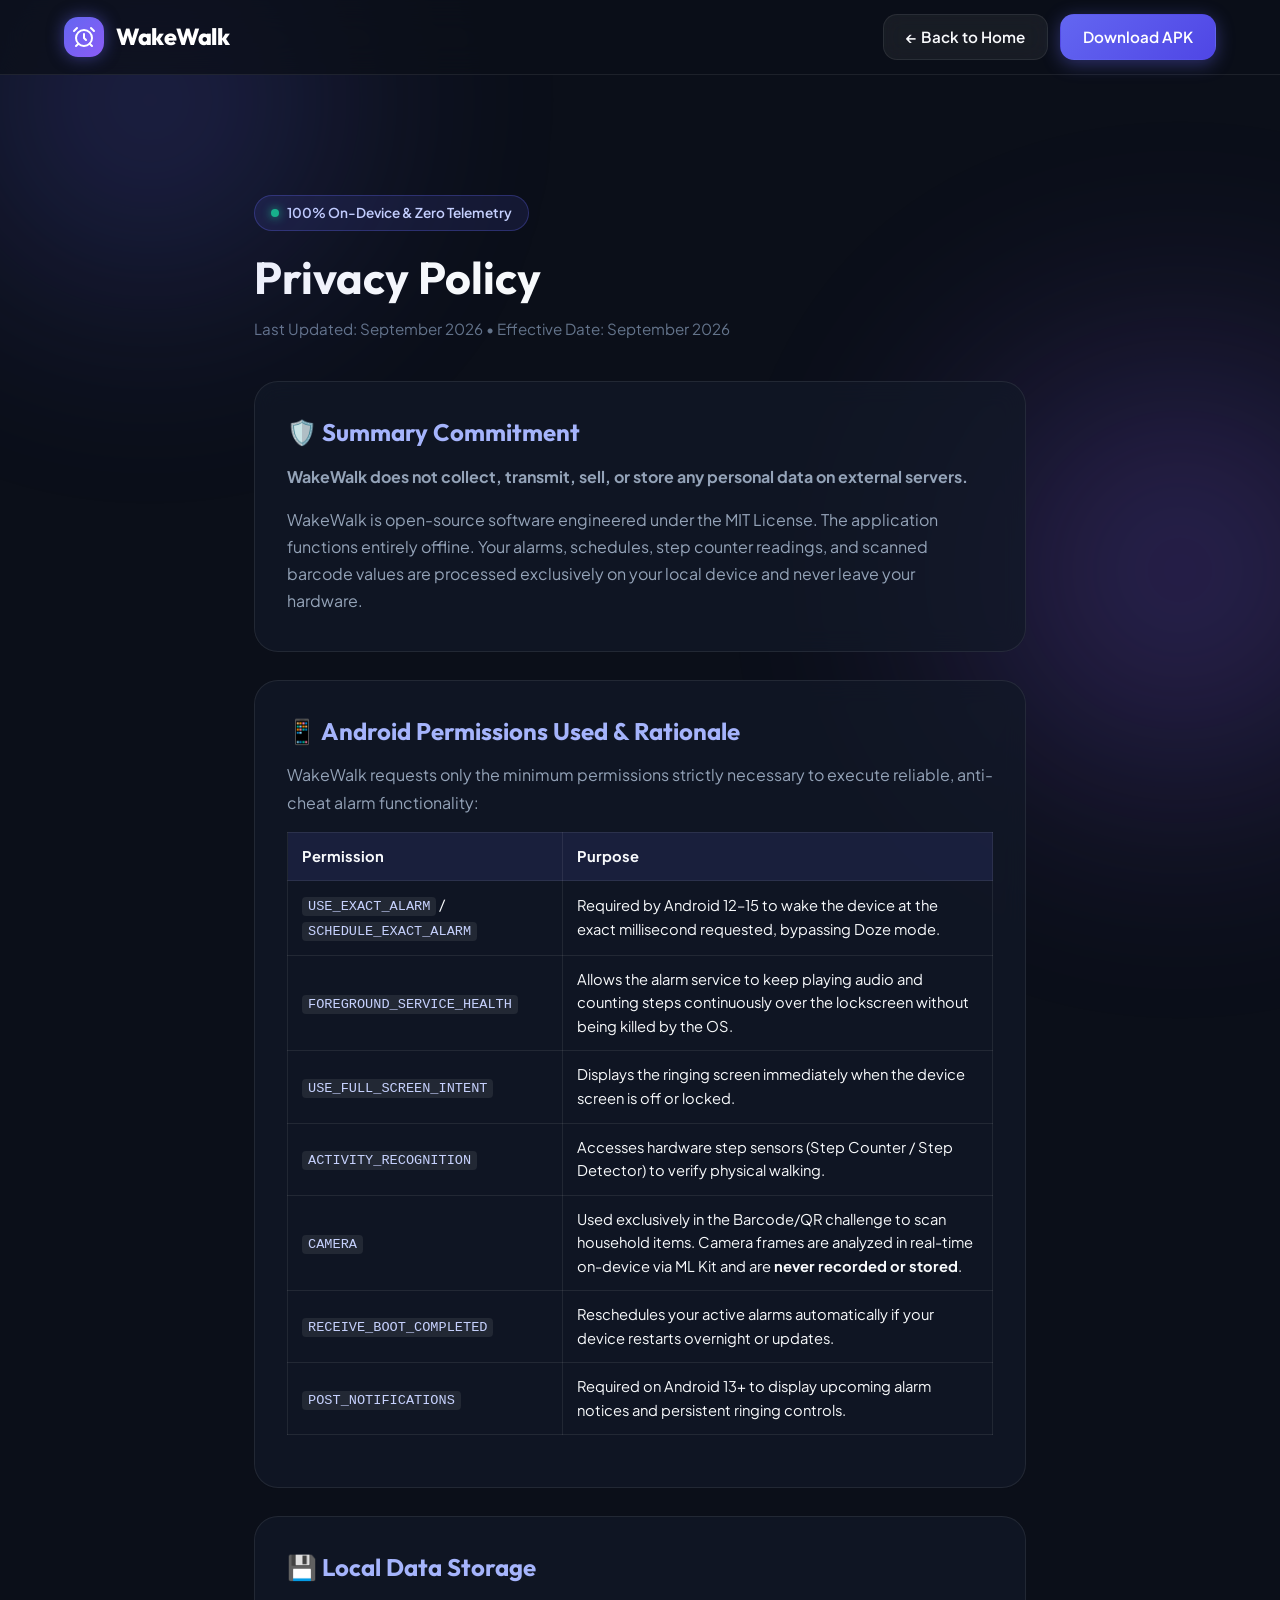
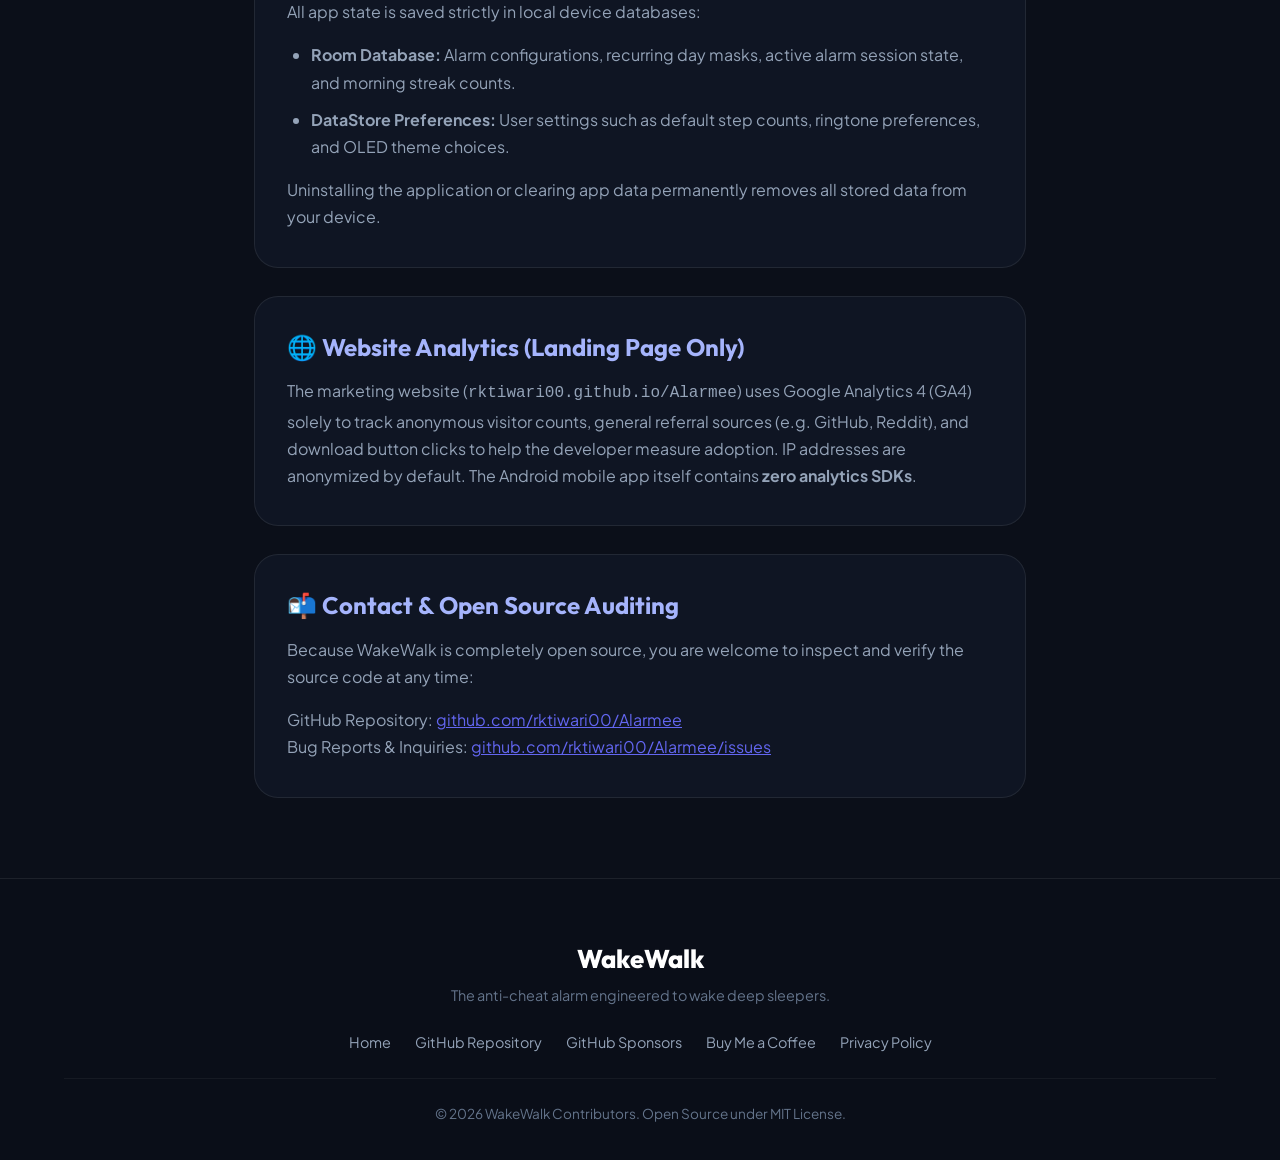
<file: docs/privacy.html>
<!DOCTYPE html>
<html lang="en">
<head>
  <meta charset="UTF-8">
  <meta name="viewport" content="width=device-width, initial-scale=1.0">

  <!-- Google tag (gtag.js) -->
  <script async src="https://www.googletagmanager.com/gtag/js?id=G-QHF5NLJ1J9"></script>
  <script>
    window.dataLayer = window.dataLayer || [];
    function gtag(){dataLayer.push(arguments);}
    gtag('js', new Date());

    gtag('config', 'G-QHF5NLJ1J9');
  </script>

  <title>Privacy Policy — WakeWalk Android Alarm</title>
  <meta name="description" content="WakeWalk's privacy policy. Learn why WakeWalk is 100% on-device, offline, and collects zero personal data or telemetry.">

  <link rel="icon" type="image/svg+xml" href="data:image/svg+xml,<svg xmlns='http://www.w3.org/2000/svg' viewBox='0 0 100 100'><circle cx='50' cy='50' r='45' fill='%236366F1'/><path d='M50 20v30l20 12' stroke='%23ffffff' stroke-width='8' stroke-linecap='round'/><path d='M35 85l15-20 15 20' stroke='%2310B981' stroke-width='6' stroke-linecap='round' fill='none'/></svg>">
  <link rel="preconnect" href="https://fonts.googleapis.com">
  <link rel="preconnect" href="https://fonts.gstatic.com" crossorigin>
  <link href="https://fonts.googleapis.com/css2?family=Outfit:wght@400;500;600;700;800&family=Plus+Jakarta+Sans:wght@400;500;600;700&display=swap" rel="stylesheet">
  <link rel="stylesheet" href="styles.css">
  <style>
    .privacy-page-container {
      max-width: 820px;
      margin: 120px auto 80px;
      padding: 0 24px;
    }
    .policy-header {
      margin-bottom: 40px;
      text-align: left;
    }
    .policy-header h1 {
      font-size: 2.8rem;
      margin-bottom: 12px;
    }
    .policy-updated {
      color: var(--text-muted);
      font-size: 0.95rem;
    }
    .policy-card {
      background: var(--bg-card);
      border: 1px solid var(--border-color);
      border-radius: var(--radius-lg);
      padding: 36px 32px;
      margin-bottom: 28px;
      backdrop-filter: blur(12px);
    }
    .policy-card h2 {
      font-size: 1.5rem;
      margin-bottom: 16px;
      color: #A5B4FC;
      display: flex;
      align-items: center;
      gap: 10px;
    }
    .policy-card p, .policy-card ul {
      color: var(--text-secondary);
      font-size: 1rem;
      line-height: 1.7;
      margin-bottom: 16px;
    }
    .policy-card p:last-child {
      margin-bottom: 0;
    }
    .policy-card ul {
      padding-left: 24px;
    }
    .policy-card li {
      margin-bottom: 10px;
    }
    .permission-table {
      width: 100%;
      border-collapse: collapse;
      margin: 16px 0;
      font-size: 0.92rem;
    }
    .permission-table th, .permission-table td {
      border: 1px solid var(--border-color);
      padding: 12px 14px;
      text-align: left;
    }
    .permission-table th {
      background: rgba(99, 102, 241, 0.12);
      color: var(--text-primary);
      font-weight: 700;
    }
    .permission-table td code {
      background: rgba(255, 255, 255, 0.08);
      padding: 2px 6px;
      border-radius: 4px;
      color: #C7D2FE;
      font-size: 0.85rem;
    }
  </style>
</head>
<body>
  <div class="glow-sphere glow-1"></div>
  <div class="glow-sphere glow-2"></div>

  <!-- Navbar -->
  <nav class="navbar" id="navbar">
    <div class="container nav-content">
      <a href="index.html" class="brand">
        <div class="logo-icon">
          <svg viewBox="0 0 24 24" width="24" height="24" stroke="currentColor" stroke-width="2" fill="none" stroke-linecap="round" stroke-linejoin="round">
            <circle cx="12" cy="13" r="8"></circle>
            <path d="M12 9v4l2 2"></path>
            <path d="M5 3L2 6"></path>
            <path d="M22 6l-3-3"></path>
            <path d="M6.38 18.7 4 21"></path>
            <path d="M17.64 18.67 20 21"></path>
          </svg>
        </div>
        <span class="brand-text">WakeWalk</span>
      </a>

      <div class="nav-actions">
        <a href="index.html" class="btn btn-secondary">
          <span>← Back to Home</span>
        </a>
        <a href="https://github.com/rktiwari00/Alarmee/releases/latest" target="_blank" rel="noopener noreferrer" class="btn btn-primary">
          <span>Download APK</span>
        </a>
      </div>
    </div>
  </nav>

  <main class="privacy-page-container">
    <div class="policy-header">
      <div class="badge-pill">
        <span class="badge-dot"></span>
        <span>100% On-Device & Zero Telemetry</span>
      </div>
      <h1>Privacy Policy</h1>
      <p class="policy-updated">Last Updated: September 2026 • Effective Date: September 2026</p>
    </div>

    <div class="policy-card">
      <h2>🛡️ Summary Commitment</h2>
      <p>
        <strong>WakeWalk does not collect, transmit, sell, or store any personal data on external servers.</strong>
      </p>
      <p>
        WakeWalk is open-source software engineered under the MIT License. The application functions entirely offline. Your alarms, schedules, step counter readings, and scanned barcode values are processed exclusively on your local device and never leave your hardware.
      </p>
    </div>

    <div class="policy-card">
      <h2>📱 Android Permissions Used & Rationale</h2>
      <p>
        WakeWalk requests only the minimum permissions strictly necessary to execute reliable, anti-cheat alarm functionality:
      </p>
      <table class="permission-table">
        <thead>
          <tr>
            <th>Permission</th>
            <th>Purpose</th>
          </tr>
        </thead>
        <tbody>
          <tr>
            <td><code>USE_EXACT_ALARM</code> / <code>SCHEDULE_EXACT_ALARM</code></td>
            <td>Required by Android 12–15 to wake the device at the exact millisecond requested, bypassing Doze mode.</td>
          </tr>
          <tr>
            <td><code>FOREGROUND_SERVICE_HEALTH</code></td>
            <td>Allows the alarm service to keep playing audio and counting steps continuously over the lockscreen without being killed by the OS.</td>
          </tr>
          <tr>
            <td><code>USE_FULL_SCREEN_INTENT</code></td>
            <td>Displays the ringing screen immediately when the device screen is off or locked.</td>
          </tr>
          <tr>
            <td><code>ACTIVITY_RECOGNITION</code></td>
            <td>Accesses hardware step sensors (Step Counter / Step Detector) to verify physical walking.</td>
          </tr>
          <tr>
            <td><code>CAMERA</code></td>
            <td>Used exclusively in the Barcode/QR challenge to scan household items. Camera frames are analyzed in real-time on-device via ML Kit and are <strong>never recorded or stored</strong>.</td>
          </tr>
          <tr>
            <td><code>RECEIVE_BOOT_COMPLETED</code></td>
            <td>Reschedules your active alarms automatically if your device restarts overnight or updates.</td>
          </tr>
          <tr>
            <td><code>POST_NOTIFICATIONS</code></td>
            <td>Required on Android 13+ to display upcoming alarm notices and persistent ringing controls.</td>
          </tr>
        </tbody>
      </table>
    </div>

    <div class="policy-card">
      <h2>💾 Local Data Storage</h2>
      <p>All app state is saved strictly in local device databases:</p>
      <ul>
        <li><strong>Room Database:</strong> Alarm configurations, recurring day masks, active alarm session state, and morning streak counts.</li>
        <li><strong>DataStore Preferences:</strong> User settings such as default step counts, ringtone preferences, and OLED theme choices.</li>
      </ul>
      <p>Uninstalling the application or clearing app data permanently removes all stored data from your device.</p>
    </div>

    <div class="policy-card">
      <h2>🌐 Website Analytics (Landing Page Only)</h2>
      <p>
        The marketing website (<code>rktiwari00.github.io/Alarmee</code>) uses Google Analytics 4 (GA4) solely to track anonymous visitor counts, general referral sources (e.g. GitHub, Reddit), and download button clicks to help the developer measure adoption. IP addresses are anonymized by default. The Android mobile app itself contains <strong>zero analytics SDKs</strong>.
      </p>
    </div>

    <div class="policy-card">
      <h2>📬 Contact & Open Source Auditing</h2>
      <p>
        Because WakeWalk is completely open source, you are welcome to inspect and verify the source code at any time:
      </p>
      <p>
        GitHub Repository: <a href="https://github.com/rktiwari00/Alarmee" target="_blank" rel="noopener noreferrer" style="color: var(--primary);">github.com/rktiwari00/Alarmee</a><br>
        Bug Reports & Inquiries: <a href="https://github.com/rktiwari00/Alarmee/issues" target="_blank" rel="noopener noreferrer" style="color: var(--primary);">github.com/rktiwari00/Alarmee/issues</a>
      </p>
    </div>
  </main>

  <!-- Footer -->
  <footer class="footer">
    <div class="container footer-content">
      <div class="footer-brand">
        <span class="footer-logo">WakeWalk</span>
        <p>The anti-cheat alarm engineered to wake deep sleepers.</p>
      </div>
      <div class="footer-links">
        <a href="index.html">Home</a>
        <a href="https://github.com/rktiwari00/Alarmee" target="_blank" rel="noopener noreferrer">GitHub Repository</a>
        <a href="https://github.com/sponsors/rktiwari00" target="_blank" rel="noopener noreferrer">GitHub Sponsors</a>
        <a href="https://buymeacoffee.com/rktiwari00" target="_blank" rel="noopener noreferrer">Buy Me a Coffee</a>
        <a href="privacy.html">Privacy Policy</a>
      </div>
      <div class="footer-copy">
        <p>&copy; 2026 WakeWalk Contributors. Open Source under MIT License.</p>
      </div>
    </div>
  </footer>
</body>
</html>
</file>
<file: docs/styles.css>
/* ==========================================================================
   WakeWalk Premium Landing Page Styles
   Palette: Slate Dark Mode with Indigo, Violet & Emerald Accents
   ========================================================================== */

:root {
  --bg-main: #0B0F19;
  --bg-card: rgba(18, 24, 39, 0.75);
  --bg-card-hover: rgba(26, 34, 54, 0.85);
  --border-color: rgba(255, 255, 255, 0.08);
  --border-glow: rgba(99, 102, 241, 0.35);

  --text-primary: #F8FAFC;
  --text-secondary: #94A3B8;
  --text-muted: #64748B;

  --primary: #6366F1;
  --primary-hover: #4F46E5;
  --primary-glow: rgba(99, 102, 241, 0.4);

  --accent-emerald: #10B981;
  --accent-amber: #F59E0B;
  --accent-rose: #F43F5E;
  --accent-cyan: #06B6D4;

  --font-heading: 'Outfit', sans-serif;
  --font-body: 'Plus Jakarta Sans', sans-serif;

  --radius-sm: 8px;
  --radius-md: 14px;
  --radius-lg: 24px;
  --radius-xl: 36px;
  --radius-full: 9999px;

  --transition-fast: 0.18s ease;
  --transition-smooth: 0.3s cubic-bezier(0.16, 1, 0.3, 1);
}

*, *::before, *::after {
  box-sizing: border-box;
  margin: 0;
  padding: 0;
}

html {
  scroll-behavior: smooth;
  color-scheme: dark;
}

body {
  font-family: var(--font-body);
  background-color: var(--bg-main);
  color: var(--text-primary);
  line-height: 1.6;
  overflow-x: hidden;
  position: relative;
  min-height: 100vh;
}

/* Background Ambient Glows */
.glow-sphere {
  position: fixed;
  border-radius: 50%;
  filter: blur(120px);
  pointer-events: none;
  z-index: 0;
  opacity: 0.4;
}

.glow-1 {
  width: 500px;
  height: 500px;
  background: radial-gradient(circle, #6366F1, transparent 70%);
  top: -150px;
  left: -100px;
}

.glow-2 {
  width: 600px;
  height: 600px;
  background: radial-gradient(circle, #8B5CF6, transparent 70%);
  top: 30%;
  right: -200px;
}

.glow-3 {
  width: 450px;
  height: 450px;
  background: radial-gradient(circle, #10B981, transparent 70%);
  bottom: 10%;
  left: 10%;
}

.container {
  width: 100%;
  max-width: 1200px;
  margin: 0 auto;
  padding: 0 24px;
  position: relative;
  z-index: 1;
}

/* ==========================================================================
   Typography & Utilities
   ========================================================================== */

h1, h2, h3, h4 {
  font-family: var(--font-heading);
  color: var(--text-primary);
  font-weight: 700;
  line-height: 1.2;
}

.gradient-text {
  background: linear-gradient(135deg, #A5B4FC 0%, #6366F1 50%, #10B981 100%);
  -webkit-background-clip: text;
  -webkit-text-fill-color: transparent;
}

.text-center {
  text-align: center;
}

.badge-pill {
  display: inline-flex;
  align-items: center;
  gap: 8px;
  background: rgba(99, 102, 241, 0.12);
  border: 1px solid rgba(99, 102, 241, 0.3);
  padding: 6px 16px;
  border-radius: var(--radius-full);
  font-size: 0.85rem;
  font-weight: 600;
  color: #C7D2FE;
  margin-bottom: 20px;
}

.badge-dot {
  width: 8px;
  height: 8px;
  background-color: var(--accent-emerald);
  border-radius: 50%;
  box-shadow: 0 0 10px var(--accent-emerald);
  animation: pulseDot 2s infinite;
}

@keyframes pulseDot {
  0%, 100% { opacity: 1; transform: scale(1); }
  50% { opacity: 0.4; transform: scale(0.85); }
}

/* ==========================================================================
   Buttons
   ========================================================================== */

.btn {
  display: inline-flex;
  align-items: center;
  justify-content: center;
  gap: 10px;
  padding: 10px 22px;
  font-family: var(--font-body);
  font-size: 0.95rem;
  font-weight: 600;
  border-radius: var(--radius-md);
  text-decoration: none;
  cursor: pointer;
  transition: all var(--transition-smooth);
  border: 1px solid transparent;
}

.btn-primary {
  background: linear-gradient(135deg, #6366F1 0%, #4F46E5 100%);
  color: #fff;
  box-shadow: 0 4px 18px var(--primary-glow);
}

.btn-primary:hover {
  transform: translateY(-2px);
  box-shadow: 0 8px 25px rgba(99, 102, 241, 0.55);
}

.btn-secondary {
  background: rgba(255, 255, 255, 0.06);
  color: var(--text-primary);
  border-color: var(--border-color);
  backdrop-filter: blur(10px);
}

.btn-secondary:hover {
  background: rgba(255, 255, 255, 0.12);
  border-color: rgba(255, 255, 255, 0.2);
  transform: translateY(-2px);
}

.btn-outline {
  background: transparent;
  color: var(--text-secondary);
  border-color: var(--border-color);
}

.btn-outline:hover {
  color: var(--text-primary);
  border-color: var(--border-glow);
  background: rgba(99, 102, 241, 0.08);
}

.btn-coffee {
  background: #FFDD00;
  color: #000000;
  font-weight: 700;
  box-shadow: 0 4px 16px rgba(255, 221, 0, 0.3);
}

.btn-coffee:hover {
  background: #FFEA47;
  transform: translateY(-2px);
  box-shadow: 0 8px 24px rgba(255, 221, 0, 0.45);
}

.btn-sponsor {
  background: linear-gradient(135deg, #EA4AAA 0%, #D12F8E 100%);
  color: #ffffff;
  font-weight: 700;
  box-shadow: 0 4px 16px rgba(234, 74, 170, 0.35);
}

.btn-sponsor:hover {
  background: linear-gradient(135deg, #F35BB5 0%, #EA4AAA 100%);
  transform: translateY(-2px);
  box-shadow: 0 8px 24px rgba(234, 74, 170, 0.5);
  color: #ffffff;
}

.btn-lg {
  padding: 14px 28px;
  font-size: 1.05rem;
  border-radius: var(--radius-md);
}

/* ==========================================================================
   Navbar
   ========================================================================== */

.navbar {
  position: sticky;
  top: 0;
  width: 100%;
  background: rgba(11, 15, 25, 0.75);
  backdrop-filter: blur(16px);
  -webkit-backdrop-filter: blur(16px);
  border-bottom: 1px solid var(--border-color);
  z-index: 100;
  transition: all var(--transition-smooth);
}

.nav-content {
  display: flex;
  align-items: center;
  justify-content: space-between;
  height: 74px;
}

.brand {
  display: flex;
  align-items: center;
  gap: 12px;
  text-decoration: none;
}

.logo-icon {
  width: 40px;
  height: 40px;
  background: linear-gradient(135deg, #6366F1, #8B5CF6);
  border-radius: var(--radius-md);
  display: flex;
  align-items: center;
  justify-content: center;
  color: #fff;
  box-shadow: 0 0 16px rgba(99, 102, 241, 0.5);
}

.brand-text {
  font-family: var(--font-heading);
  font-size: 1.45rem;
  font-weight: 800;
  letter-spacing: -0.5px;
  color: #fff;
}

.nav-links {
  display: flex;
  gap: 28px;
}

.nav-links a {
  text-decoration: none;
  color: var(--text-secondary);
  font-weight: 500;
  font-size: 0.95rem;
  transition: color var(--transition-fast);
}

.nav-links a:hover {
  color: var(--text-primary);
}

.nav-actions {
  display: flex;
  align-items: center;
  gap: 12px;
}

.mobile-toggle {
  display: none;
  flex-direction: column;
  gap: 5px;
  background: none;
  border: none;
  cursor: pointer;
}

.mobile-toggle span {
  width: 24px;
  height: 2px;
  background-color: var(--text-primary);
  transition: var(--transition-fast);
}

/* ==========================================================================
   Hero Section
   ========================================================================== */

.hero-section {
  padding: 80px 0 100px;
  position: relative;
}

.hero-grid {
  display: grid;
  grid-template-columns: 1.15fr 0.85fr;
  align-items: center;
  gap: 60px;
}

.hero-title {
  font-size: 3.5rem;
  line-height: 1.12;
  margin-bottom: 24px;
  letter-spacing: -1.2px;
}

.hero-subtitle {
  font-size: 1.2rem;
  color: var(--text-secondary);
  margin-bottom: 36px;
  max-width: 580px;
  line-height: 1.7;
}

.hero-subtitle strong {
  color: #E2E8F0;
}

.hero-cta-group {
  display: flex;
  flex-wrap: wrap;
  gap: 16px;
  margin-bottom: 48px;
}

.hero-stats {
  display: flex;
  align-items: center;
  gap: 28px;
  padding-top: 24px;
  border-top: 1px solid var(--border-color);
}

.stat-item {
  display: flex;
  flex-direction: column;
}

.stat-number {
  font-family: var(--font-heading);
  font-size: 1.8rem;
  font-weight: 800;
  color: var(--text-primary);
}

.stat-label {
  font-size: 0.85rem;
  color: var(--text-muted);
}

.stat-divider {
  width: 1px;
  height: 38px;
  background-color: var(--border-color);
}

/* ==========================================================================
   Hero Interactive Phone Mockup
   ========================================================================== */

.hero-visual {
  display: flex;
  justify-content: center;
}

.phone-frame {
  width: 320px;
  background: #1E293B;
  border-radius: 46px;
  padding: 12px;
  box-shadow: 0 25px 60px -15px rgba(0, 0, 0, 0.7),
              0 0 0 1px rgba(255, 255, 255, 0.12),
              0 0 45px rgba(99, 102, 241, 0.25);
  position: relative;
  transition: transform var(--transition-smooth);
}

.phone-frame:hover {
  transform: translateY(-6px);
}

.phone-speaker {
  width: 60px;
  height: 5px;
  background: #334155;
  border-radius: var(--radius-full);
  margin: 8px auto 14px;
}

.phone-screen {
  background: #0F172A;
  border-radius: 36px;
  padding: 24px 20px;
  display: flex;
  flex-direction: column;
  gap: 20px;
  border: 1px solid rgba(255, 255, 255, 0.05);
}

.mockup-header {
  display: flex;
  justify-content: space-between;
  align-items: center;
}

.mockup-time {
  font-family: var(--font-heading);
  font-size: 1.35rem;
  font-weight: 700;
  color: #fff;
}

.mockup-chip {
  background: rgba(239, 68, 68, 0.2);
  color: #F87171;
  border: 1px solid rgba(239, 68, 68, 0.35);
  padding: 3px 10px;
  border-radius: var(--radius-full);
  font-size: 0.75rem;
  font-weight: 600;
}

.mockup-alarm-card {
  position: relative;
  background: rgba(30, 41, 59, 0.7);
  border: 1px solid var(--border-color);
  border-radius: var(--radius-lg);
  padding: 24px 16px;
  text-align: center;
  overflow: hidden;
}

.call-pulse-ring {
  position: absolute;
  top: 50%;
  left: 50%;
  transform: translate(-50%, -50%);
  width: 90px;
  height: 90px;
  border-radius: 50%;
  border: 2px solid var(--primary);
  animation: pulseRing 2s cubic-bezier(0.215, 0.61, 0.355, 1) infinite;
  pointer-events: none;
}

@keyframes pulseRing {
  0% { transform: translate(-50%, -50%) scale(0.6); opacity: 1; }
  100% { transform: translate(-50%, -50%) scale(1.6); opacity: 0; }
}

.alarm-icon-box {
  width: 60px;
  height: 60px;
  background: linear-gradient(135deg, #10B981, #059669);
  color: #fff;
  border-radius: 50%;
  display: flex;
  align-items: center;
  justify-content: center;
  margin: 0 auto 12px;
  box-shadow: 0 0 20px rgba(16, 185, 129, 0.4);
}

.mockup-title {
  font-size: 1.1rem;
  font-weight: 700;
  margin-bottom: 4px;
}

.mockup-sub {
  font-size: 0.75rem;
  color: var(--text-muted);
}

.mockup-progress-card {
  background: rgba(30, 41, 59, 0.4);
  border: 1px solid var(--border-color);
  border-radius: var(--radius-md);
  padding: 16px;
}

.progress-info {
  display: flex;
  justify-content: space-between;
  font-size: 0.85rem;
  margin-bottom: 10px;
}

.step-count-display strong {
  color: var(--primary);
  font-size: 1rem;
}

.progress-bar-bg {
  width: 100%;
  height: 8px;
  background: rgba(255, 255, 255, 0.08);
  border-radius: var(--radius-full);
  overflow: hidden;
  margin-bottom: 8px;
}

.progress-bar-fill {
  height: 100%;
  background: linear-gradient(90deg, #6366F1, #10B981);
  border-radius: var(--radius-full);
  transition: width 0.3s ease;
}

.anti-cheat-status {
  font-size: 0.72rem;
  color: var(--accent-emerald);
  font-weight: 600;
}

.mockup-volume-pill {
  display: inline-flex;
  align-items: center;
  gap: 8px;
  background: rgba(16, 185, 129, 0.12);
  border: 1px solid rgba(16, 185, 129, 0.3);
  color: #34D399;
  font-size: 0.78rem;
  font-weight: 600;
  padding: 6px 12px;
  border-radius: var(--radius-full);
  margin-top: 2px;
  width: fit-content;
  align-self: center;
  transition: all var(--transition-fast);
}

.mockup-volume-pill.full-volume {
  background: rgba(244, 63, 94, 0.15);
  border-color: rgba(244, 63, 94, 0.4);
  color: #FB7185;
}

.mockup-volume-pill.ducked {
  background: rgba(16, 185, 129, 0.15);
  border-color: rgba(16, 185, 129, 0.4);
  color: #34D399;
}

.mockup-volume-pill.warning {
  background: rgba(245, 158, 11, 0.15);
  border-color: rgba(245, 158, 11, 0.4);
  color: #FBBF24;
}

.pill-dot {
  width: 6px;
  height: 6px;
  border-radius: 50%;
  background: currentColor;
  display: inline-block;
  animation: pulseDot 1.5s infinite ease-in-out;
}

@keyframes pulseDot {
  0%, 100% { opacity: 1; transform: scale(1); }
  50% { opacity: 0.4; transform: scale(1.3); }
}

.mockup-interact-btn {
  background: var(--primary);
  color: #fff;
  border: none;
  padding: 12px;
  border-radius: var(--radius-md);
  font-family: var(--font-body);
  font-weight: 700;
  font-size: 0.9rem;
  cursor: pointer;
  transition: all var(--transition-fast);
}

.mockup-interact-btn:hover {
  background: var(--primary-hover);
  transform: scale(1.02);
}

/* ==========================================================================
   Section Styling
   ========================================================================== */

.section {
  padding: 100px 0;
  position: relative;
}

.section-header {
  margin-bottom: 60px;
}

.section-title {
  font-size: 2.6rem;
  letter-spacing: -0.8px;
  margin-bottom: 16px;
}

.section-subtitle {
  font-size: 1.15rem;
  color: var(--text-secondary);
  max-width: 620px;
  margin: 0 auto;
}

/* ==========================================================================
   Comparison Cards
   ========================================================================== */

.comparison-grid {
  display: grid;
  grid-template-columns: 1fr 1fr;
  gap: 32px;
}

.comparison-card {
  background: var(--bg-card);
  border: 1px solid var(--border-color);
  border-radius: var(--radius-lg);
  padding: 38px 32px;
  backdrop-filter: blur(14px);
  position: relative;
}

.card-tag {
  display: inline-block;
  padding: 4px 12px;
  border-radius: var(--radius-full);
  font-size: 0.8rem;
  font-weight: 700;
  margin-bottom: 16px;
}

.bad-card {
  border-color: rgba(244, 63, 94, 0.2);
}

.bad-card .card-tag {
  background: rgba(244, 63, 94, 0.15);
  color: #FB7185;
}

.good-card {
  border-color: rgba(16, 185, 129, 0.3);
  box-shadow: 0 10px 40px -10px rgba(16, 185, 129, 0.15);
}

.good-tag {
  background: rgba(16, 185, 129, 0.15);
  color: #34D399;
}

.card-title {
  font-size: 1.6rem;
  margin-bottom: 24px;
}

.feature-list {
  list-style: none;
  display: flex;
  flex-direction: column;
  gap: 18px;
}

.feature-list li {
  display: flex;
  gap: 14px;
  font-size: 0.95rem;
  color: var(--text-secondary);
}

.feature-list li strong {
  color: var(--text-primary);
}

.icon-bad {
  color: var(--accent-rose);
  font-weight: 900;
  font-size: 1.1rem;
}

.icon-good {
  color: var(--accent-emerald);
  font-weight: 900;
  font-size: 1.1rem;
}

/* ==========================================================================
   Features Grid
   ========================================================================== */

.features-grid {
  display: grid;
  grid-template-columns: repeat(3, 1fr);
  gap: 28px;
}

.feature-box {
  background: var(--bg-card);
  border: 1px solid var(--border-color);
  border-radius: var(--radius-lg);
  padding: 32px 26px;
  backdrop-filter: blur(12px);
  transition: all var(--transition-smooth);
}

.feature-box:hover {
  transform: translateY(-5px);
  border-color: var(--border-glow);
  box-shadow: 0 15px 35px -10px rgba(99, 102, 241, 0.2);
}

.feature-icon {
  width: 54px;
  height: 54px;
  border-radius: var(--radius-md);
  display: flex;
  align-items: center;
  justify-content: center;
  margin-bottom: 22px;
}

.icon-phone { background: rgba(99, 102, 241, 0.15); color: #818CF8; }
.icon-walk { background: rgba(16, 185, 129, 0.15); color: #34D399; }
.icon-qr { background: rgba(245, 158, 11, 0.15); color: #FBBF24; }
.icon-shield { background: rgba(6, 182, 212, 0.15); color: #22D3EE; }
.icon-volume { background: rgba(139, 92, 246, 0.15); color: #A78BFA; }
.icon-emergency { background: rgba(244, 63, 94, 0.15); color: #FB7185; }

.feature-title {
  font-size: 1.25rem;
  margin-bottom: 10px;
}

.feature-desc {
  font-size: 0.92rem;
  color: var(--text-secondary);
  line-height: 1.6;
}

/* ==========================================================================
   Interactive Demo Section
   ========================================================================== */

.interactive-demo-card {
  background: var(--bg-card);
  border: 1px solid var(--border-color);
  border-radius: var(--radius-xl);
  padding: 40px;
  backdrop-filter: blur(16px);
  box-shadow: 0 20px 50px -15px rgba(0, 0, 0, 0.5);
}

.demo-tabs {
  display: flex;
  gap: 12px;
  margin-bottom: 36px;
  border-bottom: 1px solid var(--border-color);
  padding-bottom: 16px;
}

.demo-tab-btn {
  background: transparent;
  border: none;
  color: var(--text-secondary);
  font-family: var(--font-body);
  font-size: 1rem;
  font-weight: 600;
  padding: 10px 20px;
  border-radius: var(--radius-full);
  cursor: pointer;
  transition: all var(--transition-fast);
}

.demo-tab-btn:hover {
  color: var(--text-primary);
  background: rgba(255, 255, 255, 0.05);
}

.demo-tab-btn.active {
  background: var(--primary);
  color: #fff;
  box-shadow: 0 4px 15px var(--primary-glow);
}

.demo-tab-pane {
  display: none;
}

.demo-tab-pane.active {
  display: block;
}

.demo-content-grid {
  display: grid;
  grid-template-columns: 1.2fr 0.8fr;
  gap: 40px;
  align-items: center;
}

.demo-controls h3 {
  font-size: 1.45rem;
  margin-bottom: 8px;
}

.demo-controls p {
  color: var(--text-secondary);
  font-size: 0.95rem;
  margin-bottom: 24px;
}

.demo-metric-row {
  display: flex;
  gap: 20px;
  margin-bottom: 24px;
}

.demo-metric {
  background: rgba(30, 41, 59, 0.5);
  border: 1px solid var(--border-color);
  padding: 12px 18px;
  border-radius: var(--radius-md);
  flex: 1;
}

.metric-label {
  display: block;
  font-size: 0.75rem;
  color: var(--text-muted);
  margin-bottom: 4px;
}

.metric-value {
  font-family: var(--font-heading);
  font-size: 1.35rem;
  font-weight: 700;
  color: var(--text-primary);
}

.status-good {
  color: var(--accent-emerald);
}

.simulator-volume-pill {
  display: inline-flex;
  align-items: center;
  gap: 8px;
  background: rgba(244, 63, 94, 0.15);
  border: 1px solid rgba(244, 63, 94, 0.4);
  color: #FB7185;
  font-size: 0.88rem;
  font-weight: 700;
  padding: 8px 16px;
  border-radius: var(--radius-full);
  margin-bottom: 20px;
  transition: all var(--transition-fast);
}

.simulator-volume-pill.ducked {
  background: rgba(16, 185, 129, 0.15);
  border-color: rgba(16, 185, 129, 0.4);
  color: #34D399;
}

.simulator-volume-pill.warning {
  background: rgba(245, 158, 11, 0.15);
  border-color: rgba(245, 158, 11, 0.4);
  color: #FBBF24;
}

.btn-group {
  display: flex;
  flex-wrap: wrap;
  gap: 12px;
  margin-bottom: 16px;
}

.demo-hint {
  font-size: 0.85rem;
  color: #A5B4FC;
  font-style: italic;
}

/* Circular Chart */
.demo-visualizer {
  display: flex;
  align-items: center;
  justify-content: center;
}

.circular-progress-wrap {
  width: 200px;
  height: 200px;
  position: relative;
}

.circular-chart {
  display: block;
  width: 100%;
  height: 100%;
}

.circle-bg {
  fill: none;
  stroke: rgba(255, 255, 255, 0.08);
  stroke-width: 3.5;
}

.circle {
  fill: none;
  stroke: var(--primary);
  stroke-width: 3.5;
  stroke-linecap: round;
  transition: stroke-dasharray 0.3s ease;
}

.circular-inner {
  position: absolute;
  top: 50%;
  left: 50%;
  transform: translate(-50%, -50%);
  text-align: center;
}

.circular-percent {
  font-family: var(--font-heading);
  font-size: 2.2rem;
  font-weight: 800;
  color: #fff;
  display: block;
}

.circular-label {
  font-size: 0.75rem;
  color: var(--text-muted);
}

/* QR Tab Visuals */
.qr-preview-box {
  background: rgba(30, 41, 59, 0.4);
  border: 1px solid var(--border-color);
  border-radius: var(--radius-md);
  padding: 20px;
  display: flex;
  align-items: center;
  justify-content: space-between;
  gap: 20px;
  margin-bottom: 16px;
}

.qr-target-code {
  display: flex;
  align-items: center;
  gap: 16px;
  font-size: 0.95rem;
  font-weight: 600;
}

.scanner-frame-box {
  width: 220px;
  height: 220px;
  border: 2px dashed rgba(99, 102, 241, 0.6);
  border-radius: var(--radius-lg);
  position: relative;
  overflow: hidden;
  display: flex;
  align-items: center;
  justify-content: center;
  background: rgba(0, 0, 0, 0.3);
}

.scanner-laser {
  position: absolute;
  width: 100%;
  height: 3px;
  background: #10B981;
  box-shadow: 0 0 12px #10B981;
  top: 0;
  display: none;
  animation: scanMove 2s infinite alternate ease-in-out;
}

@keyframes scanMove {
  0% { top: 5%; }
  100% { top: 95%; }
}

.scanner-status-text {
  font-size: 0.85rem;
  color: var(--text-muted);
  font-weight: 600;
}

/* Audio Tab Visuals & Sound Bank */
.sound-category-picker {
  display: flex;
  flex-wrap: wrap;
  gap: 8px;
  margin-bottom: 18px;
}

.sound-cat-btn {
  background: rgba(30, 41, 59, 0.6);
  border: 1px solid var(--border-color);
  color: var(--text-secondary);
  padding: 8px 14px;
  border-radius: var(--radius-md);
  font-size: 0.82rem;
  font-weight: 600;
  cursor: pointer;
  transition: all var(--transition-fast);
}

.sound-cat-btn:hover {
  background: rgba(99, 102, 241, 0.15);
  color: #fff;
  border-color: var(--primary);
}

.sound-cat-btn.active {
  background: var(--primary);
  color: #fff;
  border-color: var(--primary);
  box-shadow: 0 0 15px var(--primary-glow);
}

.volume-ramp-card {
  background: rgba(30, 41, 59, 0.4);
  border: 1px solid var(--border-color);
  border-radius: var(--radius-md);
  padding: 16px;
  margin-bottom: 24px;
}

.volume-header {
  display: flex;
  justify-content: space-between;
  font-size: 0.85rem;
  margin-bottom: 8px;
}

.audio-waves {
  display: flex;
  align-items: center;
  gap: 6px;
  height: 80px;
}

.wave-bar {
  width: 8px;
  height: 16px;
  background: var(--primary);
  border-radius: var(--radius-full);
  transition: height 0.2s ease;
}

.audio-waves.playing .wave-bar {
  animation: wavePulse 1s infinite alternate ease-in-out;
}

.audio-waves.playing .wave-bar:nth-child(2) { animation-delay: 0.15s; }
.audio-waves.playing .wave-bar:nth-child(3) { animation-delay: 0.3s; }
.audio-waves.playing .wave-bar:nth-child(4) { animation-delay: 0.45s; }
.audio-waves.playing .wave-bar:nth-child(5) { animation-delay: 0.6s; }
.audio-waves.playing .wave-bar:nth-child(6) { animation-delay: 0.45s; }
.audio-waves.playing .wave-bar:nth-child(7) { animation-delay: 0.3s; }
.audio-waves.playing .wave-bar:nth-child(8) { animation-delay: 0.15s; }

@keyframes wavePulse {
  0% { height: 16px; background: #6366F1; }
  100% { height: 75px; background: #10B981; }
}

/* ==========================================================================
   Privacy Section
   ========================================================================== */

.privacy-badge {
  display: inline-block;
  background: rgba(16, 185, 129, 0.15);
  color: #34D399;
  border: 1px solid rgba(16, 185, 129, 0.3);
  padding: 6px 18px;
  border-radius: var(--radius-full);
  font-size: 0.9rem;
  font-weight: 600;
  margin-bottom: 20px;
}

.privacy-text {
  font-size: 1.15rem;
  color: var(--text-secondary);
  max-width: 680px;
  margin: 0 auto 50px;
  line-height: 1.7;
}

.specs-grid {
  display: grid;
  grid-template-columns: repeat(4, 1fr);
  gap: 20px;
}

.spec-card {
  background: var(--bg-card);
  border: 1px solid var(--border-color);
  border-radius: var(--radius-md);
  padding: 24px 16px;
  backdrop-filter: blur(10px);
}

.spec-value {
  font-family: var(--font-heading);
  font-size: 1.6rem;
  font-weight: 800;
  color: #fff;
  display: block;
  margin-bottom: 6px;
}

.spec-label {
  font-size: 0.85rem;
  color: var(--text-muted);
}

/* ==========================================================================
   FAQ Section & Accordion
   ========================================================================== */

.faq-section {
  position: relative;
}

.faq-accordion {
  max-width: 840px;
  margin: 0 auto;
  display: flex;
  flex-direction: column;
  gap: 16px;
}

.faq-item {
  background: var(--bg-card);
  border: 1px solid var(--border-color);
  border-radius: var(--radius-md);
  overflow: hidden;
  transition: all var(--transition-fast);
}

.faq-item:hover {
  border-color: rgba(99, 102, 241, 0.35);
  background: var(--bg-card-hover);
}

.faq-question {
  width: 100%;
  display: flex;
  align-items: center;
  justify-content: space-between;
  gap: 16px;
  padding: 22px 24px;
  background: transparent;
  border: none;
  color: var(--text-primary);
  font-family: var(--font-heading);
  font-size: 1.1rem;
  font-weight: 600;
  text-align: left;
  cursor: pointer;
  transition: color var(--transition-fast);
}

.faq-question:hover {
  color: #C7D2FE;
}

.faq-icon {
  flex-shrink: 0;
  transition: transform var(--transition-smooth);
  color: var(--primary);
}

.faq-item.active .faq-icon {
  transform: rotate(180deg);
}

.faq-answer {
  max-height: 0;
  overflow: hidden;
  transition: max-height 0.35s cubic-bezier(0.16, 1, 0.3, 1), padding 0.3s ease;
  padding: 0 24px;
}

.faq-item.active .faq-answer {
  max-height: 300px;
  padding: 0 24px 24px 24px;
}

.faq-answer p {
  color: var(--text-secondary);
  font-size: 0.98rem;
  line-height: 1.65;
}

.faq-answer code {
  background: rgba(255, 255, 255, 0.08);
  padding: 2px 6px;
  border-radius: 4px;
  color: #C7D2FE;
  font-size: 0.88rem;
}

/* ==========================================================================
   Support Section
   ========================================================================== */

.support-card {
  background: linear-gradient(135deg, rgba(30, 41, 59, 0.8) 0%, rgba(15, 23, 42, 0.9) 100%);
  border: 1px solid var(--border-glow);
  border-radius: var(--radius-xl);
  padding: 50px 40px;
  box-shadow: 0 20px 50px -15px rgba(99, 102, 241, 0.2);
  text-align: center;
}

.support-title {
  font-size: 2.2rem;
  margin-bottom: 16px;
}

.support-desc {
  font-size: 1.05rem;
  color: var(--text-secondary);
  max-width: 640px;
  margin: 0 auto 32px;
}

.support-buttons {
  display: flex;
  justify-content: center;
  flex-wrap: wrap;
  gap: 16px;
}

/* ==========================================================================
   Footer
   ========================================================================== */

.footer {
  border-top: 1px solid var(--border-color);
  padding: 60px 0 40px;
  background: rgba(11, 15, 25, 0.9);
}

.footer-content {
  display: flex;
  flex-direction: column;
  align-items: center;
  text-align: center;
  gap: 24px;
}

.footer-logo {
  font-family: var(--font-heading);
  font-size: 1.6rem;
  font-weight: 800;
  color: #fff;
}

.footer-brand p {
  color: var(--text-muted);
  font-size: 0.9rem;
  margin-top: 4px;
}

.footer-links {
  display: flex;
  flex-wrap: wrap;
  gap: 24px;
}

.footer-links a {
  color: var(--text-secondary);
  text-decoration: none;
  font-size: 0.9rem;
  transition: color var(--transition-fast);
}

.footer-links a:hover {
  color: var(--text-primary);
}

.footer-copy {
  font-size: 0.85rem;
  color: var(--text-muted);
  border-top: 1px solid rgba(255, 255, 255, 0.05);
  padding-top: 24px;
  width: 100%;
}

/* ==========================================================================
   Responsive Breakpoints
   ========================================================================== */

@media (max-width: 992px) {
  .hero-grid {
    grid-template-columns: 1fr;
    text-align: center;
    gap: 40px;
  }

  .hero-title {
    font-size: 2.8rem;
  }

  .hero-subtitle {
    margin: 0 auto 32px;
  }

  .hero-cta-group {
    justify-content: center;
  }

  .hero-stats {
    justify-content: center;
  }

  .features-grid {
    grid-template-columns: 1fr 1fr;
  }

  .demo-content-grid {
    grid-template-columns: 1fr;
  }

  .specs-grid {
    grid-template-columns: 1fr 1fr;
  }
}

@media (max-width: 768px) {
  .nav-links, .nav-actions {
    display: none;
  }

  .mobile-toggle {
    display: flex;
  }

  .nav-links.open {
    display: flex;
    flex-direction: column;
    position: absolute;
    top: 74px;
    left: 0;
    width: 100%;
    background: var(--bg-main);
    padding: 24px;
    border-bottom: 1px solid var(--border-color);
  }

  .hero-title {
    font-size: 2.3rem;
  }

  .comparison-grid {
    grid-template-columns: 1fr;
  }

  .features-grid {
    grid-template-columns: 1fr;
  }

  .specs-grid {
    grid-template-columns: 1fr;
  }
}
</file>
